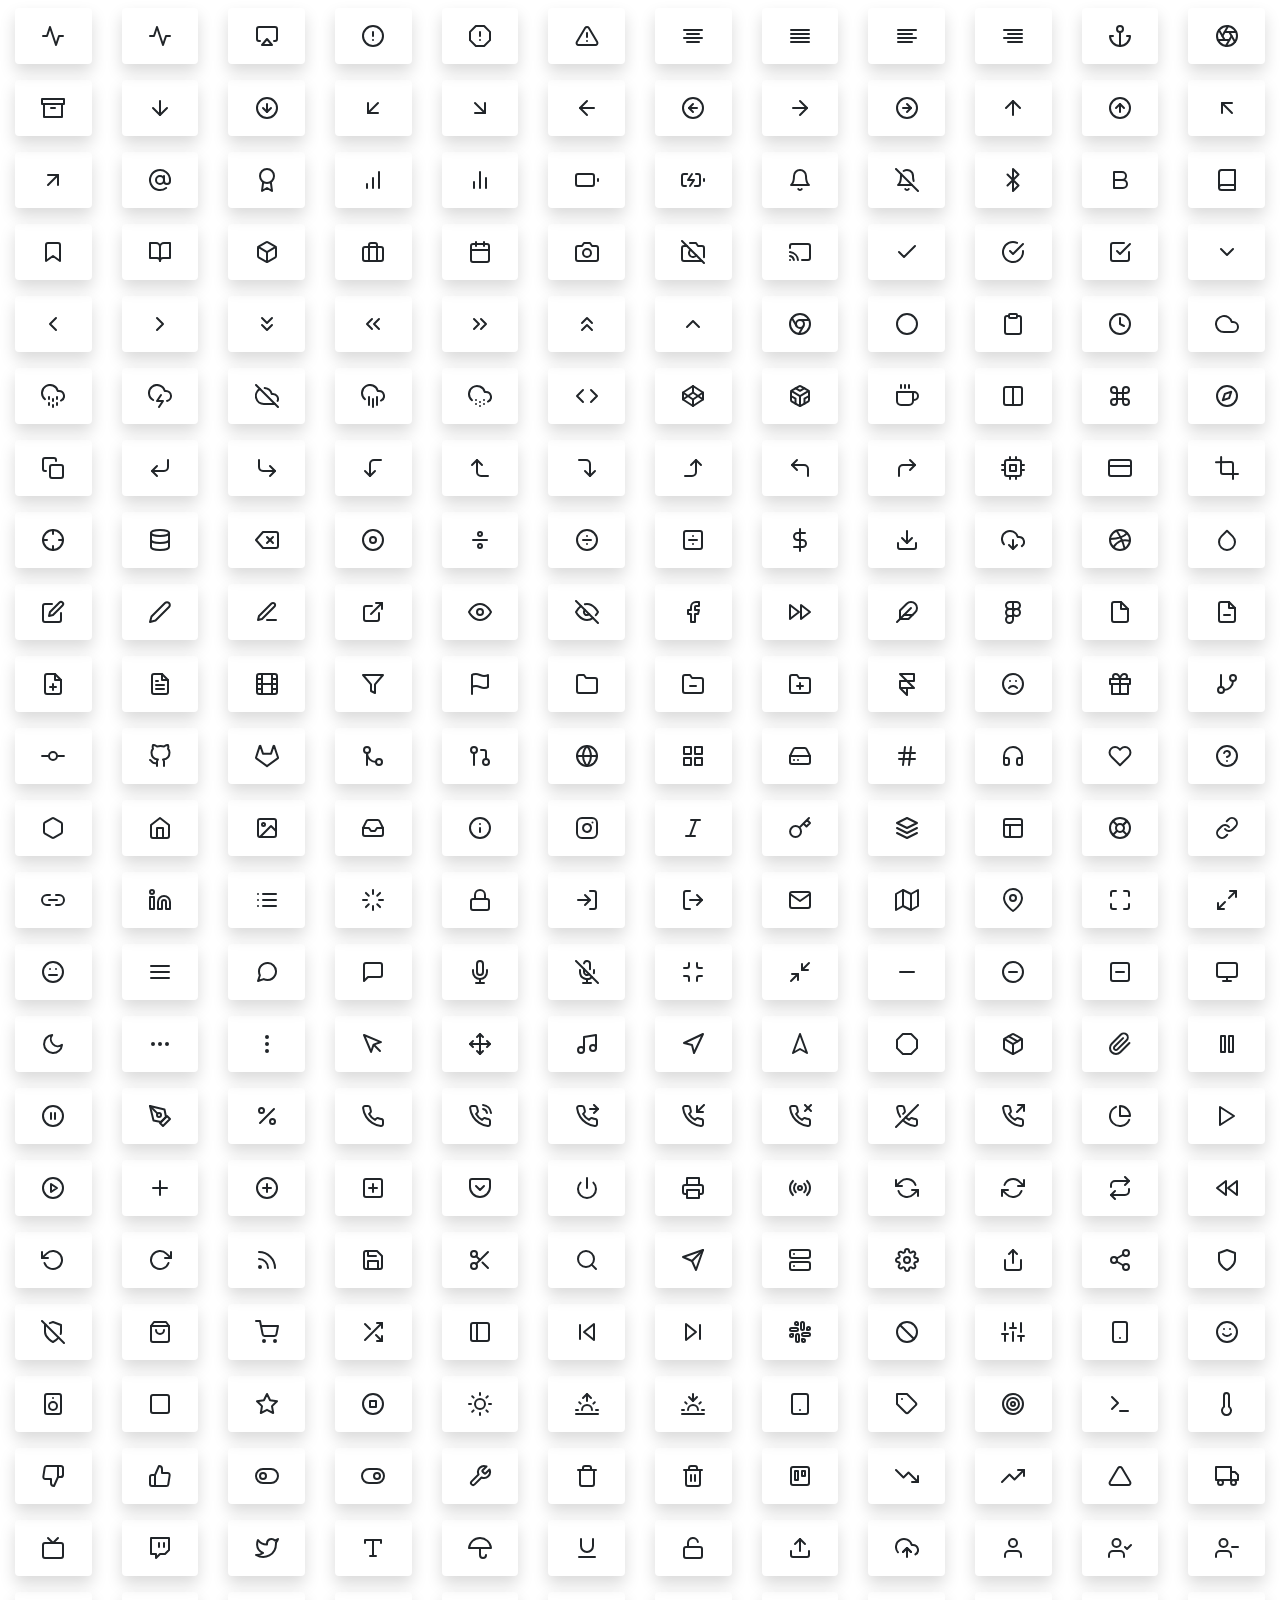
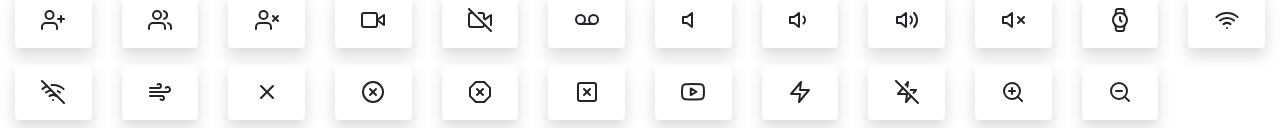
<file: feathericon/index.html>
<!DOCTYPE html>
<html lang="en">
<head>
	<meta charset="UTF-8">
	<title>Feather Icon</title>
	<link rel="stylesheet" type="text/css" href="plugin/bootstrap/css/bootstrap.min.css">
	<link data-react-helmet="true" rel="icon" type="image/png" href="favicon-32x32.png" sizes="32x32"/>
</head>
<body>

<section>
	<div class="container-fluid">
		<div class="row">
			<div class="col-lg-1 col-md-2 col-sm-2 col-3">
				<div class="d-flex justify-content-center my-2 p-3 rounded shadow">
					<i data-feather="activity"></i>
				</div>
			</div>
	
			<div class="col-lg-1 col-md-2 col-sm-2 col-3">
				<div class="d-flex justify-content-center my-2 p-3 rounded shadow">
					<i data-feather="activity"></i>
				</div>
			</div>
	
			<div class="col-lg-1 col-md-2 col-sm-2 col-3">
				<div class="d-flex justify-content-center my-2 p-3 rounded shadow">
					<i data-feather="airplay"></i>
				</div>
			</div>
	
			<div class="col-lg-1 col-md-2 col-sm-2 col-3">
				<div class="d-flex justify-content-center my-2 p-3 rounded shadow">
					<i data-feather="alert-circle"></i>
				</div>
			</div>
	
			<div class="col-lg-1 col-md-2 col-sm-2 col-3">
				<div class="d-flex justify-content-center my-2 p-3 rounded shadow">
					<i data-feather="alert-octagon"></i>
				</div>
			</div>
	
			<div class="col-lg-1 col-md-2 col-sm-2 col-3">
				<div class="d-flex justify-content-center my-2 p-3 rounded shadow">
					<i data-feather="alert-triangle"></i>
				</div>
			</div>
	
			<div class="col-lg-1 col-md-2 col-sm-2 col-3">
				<div class="d-flex justify-content-center my-2 p-3 rounded shadow">
					<i data-feather="align-center"></i>
				</div>
			</div>
	
			<div class="col-lg-1 col-md-2 col-sm-2 col-3">
				<div class="d-flex justify-content-center my-2 p-3 rounded shadow">
					<i data-feather="align-justify"></i>
				</div>
			</div>
	
			<div class="col-lg-1 col-md-2 col-sm-2 col-3">
				<div class="d-flex justify-content-center my-2 p-3 rounded shadow">
					<i data-feather="align-left"></i>
				</div>
			</div>
	
			<div class="col-lg-1 col-md-2 col-sm-2 col-3">
				<div class="d-flex justify-content-center my-2 p-3 rounded shadow">
					<i data-feather="align-right"></i>
				</div>
			</div>
	
			<div class="col-lg-1 col-md-2 col-sm-2 col-3">
				<div class="d-flex justify-content-center my-2 p-3 rounded shadow">
					<i data-feather="anchor"></i>
				</div>
			</div>
	
			<div class="col-lg-1 col-md-2 col-sm-2 col-3">
				<div class="d-flex justify-content-center my-2 p-3 rounded shadow">
					<i data-feather="aperture"></i>
				</div>
			</div>
	
			<div class="col-lg-1 col-md-2 col-sm-2 col-3">
				<div class="d-flex justify-content-center my-2 p-3 rounded shadow">
					<i data-feather="archive"></i>
				</div>
			</div>
	
			<div class="col-lg-1 col-md-2 col-sm-2 col-3">
				<div class="d-flex justify-content-center my-2 p-3 rounded shadow">
					<i data-feather="arrow-down"></i>
				</div>
			</div>
	
			<div class="col-lg-1 col-md-2 col-sm-2 col-3">
				<div class="d-flex justify-content-center my-2 p-3 rounded shadow">
					<i data-feather="arrow-down-circle"></i>
				</div>
			</div>
	
			<div class="col-lg-1 col-md-2 col-sm-2 col-3">
				<div class="d-flex justify-content-center my-2 p-3 rounded shadow">
					<i data-feather="arrow-down-left"></i>
				</div>
			</div>
	
			<div class="col-lg-1 col-md-2 col-sm-2 col-3">
				<div class="d-flex justify-content-center my-2 p-3 rounded shadow">
					<i data-feather="arrow-down-right"></i>
				</div>
			</div>
	
			<div class="col-lg-1 col-md-2 col-sm-2 col-3">
				<div class="d-flex justify-content-center my-2 p-3 rounded shadow">
					<i data-feather="arrow-left"></i>
				</div>
			</div>
	
			<div class="col-lg-1 col-md-2 col-sm-2 col-3">
				<div class="d-flex justify-content-center my-2 p-3 rounded shadow">
					<i data-feather="arrow-left-circle"></i>
				</div>
			</div>
	
			<div class="col-lg-1 col-md-2 col-sm-2 col-3">
				<div class="d-flex justify-content-center my-2 p-3 rounded shadow">
					<i data-feather="arrow-right"></i>
				</div>
			</div>
	
			<div class="col-lg-1 col-md-2 col-sm-2 col-3">
				<div class="d-flex justify-content-center my-2 p-3 rounded shadow">
					<i data-feather="arrow-right-circle"></i>
				</div>
			</div>
	
			<div class="col-lg-1 col-md-2 col-sm-2 col-3">
				<div class="d-flex justify-content-center my-2 p-3 rounded shadow">
					<i data-feather="arrow-up"></i>
				</div>
			</div>
	
			<div class="col-lg-1 col-md-2 col-sm-2 col-3">
				<div class="d-flex justify-content-center my-2 p-3 rounded shadow">
					<i data-feather="arrow-up-circle"></i>
				</div>
			</div>
	
			<div class="col-lg-1 col-md-2 col-sm-2 col-3">
				<div class="d-flex justify-content-center my-2 p-3 rounded shadow">
					<i data-feather="arrow-up-left"></i>
				</div>
			</div>
	
			<div class="col-lg-1 col-md-2 col-sm-2 col-3">
				<div class="d-flex justify-content-center my-2 p-3 rounded shadow">
					<i data-feather="arrow-up-right"></i>
				</div>
			</div>
	
			<div class="col-lg-1 col-md-2 col-sm-2 col-3">
				<div class="d-flex justify-content-center my-2 p-3 rounded shadow">
					<i data-feather="at-sign"></i>
				</div>
			</div>
	
			<div class="col-lg-1 col-md-2 col-sm-2 col-3">
				<div class="d-flex justify-content-center my-2 p-3 rounded shadow">
					<i data-feather="award"></i>
				</div>
			</div>
	
			<div class="col-lg-1 col-md-2 col-sm-2 col-3">
				<div class="d-flex justify-content-center my-2 p-3 rounded shadow">
					<i data-feather="bar-chart"></i>
				</div>
			</div>
	
			<div class="col-lg-1 col-md-2 col-sm-2 col-3">
				<div class="d-flex justify-content-center my-2 p-3 rounded shadow">
					<i data-feather="bar-chart-2"></i>
				</div>
			</div>
	
			<div class="col-lg-1 col-md-2 col-sm-2 col-3">
				<div class="d-flex justify-content-center my-2 p-3 rounded shadow">
					<i data-feather="battery"></i>
				</div>
			</div>
	
			<div class="col-lg-1 col-md-2 col-sm-2 col-3">
				<div class="d-flex justify-content-center my-2 p-3 rounded shadow">
					<i data-feather="battery-charging"></i>
				</div>
			</div>
	
			<div class="col-lg-1 col-md-2 col-sm-2 col-3">
				<div class="d-flex justify-content-center my-2 p-3 rounded shadow">
					<i data-feather="bell"></i>
				</div>
			</div>
	
			<div class="col-lg-1 col-md-2 col-sm-2 col-3">
				<div class="d-flex justify-content-center my-2 p-3 rounded shadow">
					<i data-feather="bell-off"></i>
				</div>
			</div>
	
			<div class="col-lg-1 col-md-2 col-sm-2 col-3">
				<div class="d-flex justify-content-center my-2 p-3 rounded shadow">
					<i data-feather="bluetooth"></i>
				</div>
			</div>
	
			<div class="col-lg-1 col-md-2 col-sm-2 col-3">
				<div class="d-flex justify-content-center my-2 p-3 rounded shadow">
					<i data-feather="bold"></i>
				</div>
			</div>
	
			<div class="col-lg-1 col-md-2 col-sm-2 col-3">
				<div class="d-flex justify-content-center my-2 p-3 rounded shadow">
					<i data-feather="book"></i>
				</div>
			</div>
	
			<div class="col-lg-1 col-md-2 col-sm-2 col-3">
				<div class="d-flex justify-content-center my-2 p-3 rounded shadow">
					<i data-feather="bookmark"></i>
				</div>
			</div>
	
			<div class="col-lg-1 col-md-2 col-sm-2 col-3">
				<div class="d-flex justify-content-center my-2 p-3 rounded shadow">
					<i data-feather="book-open"></i>
				</div>
			</div>
	
			<div class="col-lg-1 col-md-2 col-sm-2 col-3">
				<div class="d-flex justify-content-center my-2 p-3 rounded shadow">
					<i data-feather="box"></i>
				</div>
			</div>
	
			<div class="col-lg-1 col-md-2 col-sm-2 col-3">
				<div class="d-flex justify-content-center my-2 p-3 rounded shadow">
					<i data-feather="briefcase"></i>
				</div>
			</div>
	
			<div class="col-lg-1 col-md-2 col-sm-2 col-3">
				<div class="d-flex justify-content-center my-2 p-3 rounded shadow">
					<i data-feather="calendar"></i>
				</div>
			</div>
	
			<div class="col-lg-1 col-md-2 col-sm-2 col-3">
				<div class="d-flex justify-content-center my-2 p-3 rounded shadow">
					<i data-feather="camera"></i>
				</div>
			</div>
	
			<div class="col-lg-1 col-md-2 col-sm-2 col-3">
				<div class="d-flex justify-content-center my-2 p-3 rounded shadow">
					<i data-feather="camera-off"></i>
				</div>
			</div>
	
			<div class="col-lg-1 col-md-2 col-sm-2 col-3">
				<div class="d-flex justify-content-center my-2 p-3 rounded shadow">
					<i data-feather="cast"></i>
				</div>
			</div>
	
			<div class="col-lg-1 col-md-2 col-sm-2 col-3">
				<div class="d-flex justify-content-center my-2 p-3 rounded shadow">
					<i data-feather="check"></i>
				</div>
			</div>
	
			<div class="col-lg-1 col-md-2 col-sm-2 col-3">
				<div class="d-flex justify-content-center my-2 p-3 rounded shadow">
					<i data-feather="check-circle"></i>
				</div>
			</div>
	
			<div class="col-lg-1 col-md-2 col-sm-2 col-3">
				<div class="d-flex justify-content-center my-2 p-3 rounded shadow">
					<i data-feather="check-square"></i>
				</div>
			</div>
	
			<div class="col-lg-1 col-md-2 col-sm-2 col-3">
				<div class="d-flex justify-content-center my-2 p-3 rounded shadow">
					<i data-feather="chevron-down"></i>
				</div>
			</div>
	
			<div class="col-lg-1 col-md-2 col-sm-2 col-3">
				<div class="d-flex justify-content-center my-2 p-3 rounded shadow">
					<i data-feather="chevron-left"></i>
				</div>
			</div>
	
			<div class="col-lg-1 col-md-2 col-sm-2 col-3">
				<div class="d-flex justify-content-center my-2 p-3 rounded shadow">
					<i data-feather="chevron-right"></i>
				</div>
			</div>
	
			<div class="col-lg-1 col-md-2 col-sm-2 col-3">
				<div class="d-flex justify-content-center my-2 p-3 rounded shadow">
					<i data-feather="chevrons-down"></i>
				</div>
			</div>
	
			<div class="col-lg-1 col-md-2 col-sm-2 col-3">
				<div class="d-flex justify-content-center my-2 p-3 rounded shadow">
					<i data-feather="chevrons-left"></i>
				</div>
			</div>
	
			<div class="col-lg-1 col-md-2 col-sm-2 col-3">
				<div class="d-flex justify-content-center my-2 p-3 rounded shadow">
					<i data-feather="chevrons-right"></i>
				</div>
			</div>
	
			<div class="col-lg-1 col-md-2 col-sm-2 col-3">
				<div class="d-flex justify-content-center my-2 p-3 rounded shadow">
					<i data-feather="chevrons-up"></i>
				</div>
			</div>
	
			<div class="col-lg-1 col-md-2 col-sm-2 col-3">
				<div class="d-flex justify-content-center my-2 p-3 rounded shadow">
					<i data-feather="chevron-up"></i>
				</div>
			</div>
	
			<div class="col-lg-1 col-md-2 col-sm-2 col-3">
				<div class="d-flex justify-content-center my-2 p-3 rounded shadow">
					<i data-feather="chrome"></i>
				</div>
			</div>
	
			<div class="col-lg-1 col-md-2 col-sm-2 col-3">
				<div class="d-flex justify-content-center my-2 p-3 rounded shadow">
					<i data-feather="circle"></i>
				</div>
			</div>
	
			<div class="col-lg-1 col-md-2 col-sm-2 col-3">
				<div class="d-flex justify-content-center my-2 p-3 rounded shadow">
					<i data-feather="clipboard"></i>
				</div>
			</div>
	
			<div class="col-lg-1 col-md-2 col-sm-2 col-3">
				<div class="d-flex justify-content-center my-2 p-3 rounded shadow">
					<i data-feather="clock"></i>
				</div>
			</div>
	
			<div class="col-lg-1 col-md-2 col-sm-2 col-3">
				<div class="d-flex justify-content-center my-2 p-3 rounded shadow">
					<i data-feather="cloud"></i>
				</div>
			</div>
	
			<div class="col-lg-1 col-md-2 col-sm-2 col-3">
				<div class="d-flex justify-content-center my-2 p-3 rounded shadow">
					<i data-feather="cloud-drizzle"></i>
				</div>
			</div>
	
			<div class="col-lg-1 col-md-2 col-sm-2 col-3">
				<div class="d-flex justify-content-center my-2 p-3 rounded shadow">
					<i data-feather="cloud-lightning"></i>
				</div>
			</div>
	
			<div class="col-lg-1 col-md-2 col-sm-2 col-3">
				<div class="d-flex justify-content-center my-2 p-3 rounded shadow">
					<i data-feather="cloud-off"></i>
				</div>
			</div>
	
			<div class="col-lg-1 col-md-2 col-sm-2 col-3">
				<div class="d-flex justify-content-center my-2 p-3 rounded shadow">
					<i data-feather="cloud-rain"></i>
				</div>
			</div>
	
			<div class="col-lg-1 col-md-2 col-sm-2 col-3">
				<div class="d-flex justify-content-center my-2 p-3 rounded shadow">
					<i data-feather="cloud-snow"></i>
				</div>
			</div>
	
			<div class="col-lg-1 col-md-2 col-sm-2 col-3">
				<div class="d-flex justify-content-center my-2 p-3 rounded shadow">
					<i data-feather="code"></i>
				</div>
			</div>
	
			<div class="col-lg-1 col-md-2 col-sm-2 col-3">
				<div class="d-flex justify-content-center my-2 p-3 rounded shadow">
					<i data-feather="codepen"></i>
				</div>
			</div>
	
			<div class="col-lg-1 col-md-2 col-sm-2 col-3">
				<div class="d-flex justify-content-center my-2 p-3 rounded shadow">
					<i data-feather="codesandbox"></i>
				</div>
			</div>
	
			<div class="col-lg-1 col-md-2 col-sm-2 col-3">
				<div class="d-flex justify-content-center my-2 p-3 rounded shadow">
					<i data-feather="coffee"></i>
				</div>
			</div>
	
			<div class="col-lg-1 col-md-2 col-sm-2 col-3">
				<div class="d-flex justify-content-center my-2 p-3 rounded shadow">
					<i data-feather="columns"></i>
				</div>
			</div>
	
			<div class="col-lg-1 col-md-2 col-sm-2 col-3">
				<div class="d-flex justify-content-center my-2 p-3 rounded shadow">
					<i data-feather="command"></i>
				</div>
			</div>
	
			<div class="col-lg-1 col-md-2 col-sm-2 col-3">
				<div class="d-flex justify-content-center my-2 p-3 rounded shadow">
					<i data-feather="compass"></i>
				</div>
			</div>
	
			<div class="col-lg-1 col-md-2 col-sm-2 col-3">
				<div class="d-flex justify-content-center my-2 p-3 rounded shadow">
					<i data-feather="copy"></i>
				</div>
			</div>
	
			<div class="col-lg-1 col-md-2 col-sm-2 col-3">
				<div class="d-flex justify-content-center my-2 p-3 rounded shadow">
					<i data-feather="corner-down-left"></i>
				</div>
			</div>
	
			<div class="col-lg-1 col-md-2 col-sm-2 col-3">
				<div class="d-flex justify-content-center my-2 p-3 rounded shadow">
					<i data-feather="corner-down-right"></i>
				</div>
			</div>
	
			<div class="col-lg-1 col-md-2 col-sm-2 col-3">
				<div class="d-flex justify-content-center my-2 p-3 rounded shadow">
					<i data-feather="corner-left-down"></i>
				</div>
			</div>
	
			<div class="col-lg-1 col-md-2 col-sm-2 col-3">
				<div class="d-flex justify-content-center my-2 p-3 rounded shadow">
					<i data-feather="corner-left-up"></i>
				</div>
			</div>
	
			<div class="col-lg-1 col-md-2 col-sm-2 col-3">
				<div class="d-flex justify-content-center my-2 p-3 rounded shadow">
					<i data-feather="corner-right-down"></i>
				</div>
			</div>
	
			<div class="col-lg-1 col-md-2 col-sm-2 col-3">
				<div class="d-flex justify-content-center my-2 p-3 rounded shadow">
					<i data-feather="corner-right-up"></i>
				</div>
			</div>
	
			<div class="col-lg-1 col-md-2 col-sm-2 col-3">
				<div class="d-flex justify-content-center my-2 p-3 rounded shadow">
					<i data-feather="corner-up-left"></i>
				</div>
			</div>
	
			<div class="col-lg-1 col-md-2 col-sm-2 col-3">
				<div class="d-flex justify-content-center my-2 p-3 rounded shadow">
					<i data-feather="corner-up-right"></i>
				</div>
			</div>
	
			<div class="col-lg-1 col-md-2 col-sm-2 col-3">
				<div class="d-flex justify-content-center my-2 p-3 rounded shadow">
					<i data-feather="cpu"></i>
				</div>
			</div>
	
			<div class="col-lg-1 col-md-2 col-sm-2 col-3">
				<div class="d-flex justify-content-center my-2 p-3 rounded shadow">
					<i data-feather="credit-card"></i>
				</div>
			</div>
	
			<div class="col-lg-1 col-md-2 col-sm-2 col-3">
				<div class="d-flex justify-content-center my-2 p-3 rounded shadow">
					<i data-feather="crop"></i>
				</div>
			</div>
	
			<div class="col-lg-1 col-md-2 col-sm-2 col-3">
				<div class="d-flex justify-content-center my-2 p-3 rounded shadow">
					<i data-feather="crosshair"></i>
				</div>
			</div>
	
			<div class="col-lg-1 col-md-2 col-sm-2 col-3">
				<div class="d-flex justify-content-center my-2 p-3 rounded shadow">
					<i data-feather="database"></i>
				</div>
			</div>
	
			<div class="col-lg-1 col-md-2 col-sm-2 col-3">
				<div class="d-flex justify-content-center my-2 p-3 rounded shadow">
					<i data-feather="delete"></i>
				</div>
			</div>
	
			<div class="col-lg-1 col-md-2 col-sm-2 col-3">
				<div class="d-flex justify-content-center my-2 p-3 rounded shadow">
					<i data-feather="disc"></i>
				</div>
			</div>
	
			<div class="col-lg-1 col-md-2 col-sm-2 col-3">
				<div class="d-flex justify-content-center my-2 p-3 rounded shadow">
					<i data-feather="divide"></i>
				</div>
			</div>
	
			<div class="col-lg-1 col-md-2 col-sm-2 col-3">
				<div class="d-flex justify-content-center my-2 p-3 rounded shadow">
					<i data-feather="divide-circle"></i>
				</div>
			</div>
	
			<div class="col-lg-1 col-md-2 col-sm-2 col-3">
				<div class="d-flex justify-content-center my-2 p-3 rounded shadow">
					<i data-feather="divide-square"></i>
				</div>
			</div>
	
			<div class="col-lg-1 col-md-2 col-sm-2 col-3">
				<div class="d-flex justify-content-center my-2 p-3 rounded shadow">
					<i data-feather="dollar-sign"></i>
				</div>
			</div>
	
			<div class="col-lg-1 col-md-2 col-sm-2 col-3">
				<div class="d-flex justify-content-center my-2 p-3 rounded shadow">
					<i data-feather="download"></i>
				</div>
			</div>
	
			<div class="col-lg-1 col-md-2 col-sm-2 col-3">
				<div class="d-flex justify-content-center my-2 p-3 rounded shadow">
					<i data-feather="download-cloud"></i>
				</div>
			</div>
	
			<div class="col-lg-1 col-md-2 col-sm-2 col-3">
				<div class="d-flex justify-content-center my-2 p-3 rounded shadow">
					<i data-feather="dribbble"></i>
				</div>
			</div>
	
			<div class="col-lg-1 col-md-2 col-sm-2 col-3">
				<div class="d-flex justify-content-center my-2 p-3 rounded shadow">
					<i data-feather="droplet"></i>
				</div>
			</div>
	
			<div class="col-lg-1 col-md-2 col-sm-2 col-3">
				<div class="d-flex justify-content-center my-2 p-3 rounded shadow">
					<i data-feather="edit"></i>
				</div>
			</div>
	
			<div class="col-lg-1 col-md-2 col-sm-2 col-3">
				<div class="d-flex justify-content-center my-2 p-3 rounded shadow">
					<i data-feather="edit-2"></i>
				</div>
			</div>
	
			<div class="col-lg-1 col-md-2 col-sm-2 col-3">
				<div class="d-flex justify-content-center my-2 p-3 rounded shadow">
					<i data-feather="edit-3"></i>
				</div>
			</div>
	
			<div class="col-lg-1 col-md-2 col-sm-2 col-3">
				<div class="d-flex justify-content-center my-2 p-3 rounded shadow">
					<i data-feather="external-link"></i>
				</div>
			</div>
	
			<div class="col-lg-1 col-md-2 col-sm-2 col-3">
				<div class="d-flex justify-content-center my-2 p-3 rounded shadow">
					<i data-feather="eye"></i>
				</div>
			</div>
	
			<div class="col-lg-1 col-md-2 col-sm-2 col-3">
				<div class="d-flex justify-content-center my-2 p-3 rounded shadow">
					<i data-feather="eye-off"></i>
				</div>
			</div>
	
			<div class="col-lg-1 col-md-2 col-sm-2 col-3">
				<div class="d-flex justify-content-center my-2 p-3 rounded shadow">
					<i data-feather="facebook"></i>
				</div>
			</div>
	
			<div class="col-lg-1 col-md-2 col-sm-2 col-3">
				<div class="d-flex justify-content-center my-2 p-3 rounded shadow">
					<i data-feather="fast-forward"></i>
				</div>
			</div>
	
			<div class="col-lg-1 col-md-2 col-sm-2 col-3">
				<div class="d-flex justify-content-center my-2 p-3 rounded shadow">
					<i data-feather="feather"></i>
				</div>
			</div>
	
			<div class="col-lg-1 col-md-2 col-sm-2 col-3">
				<div class="d-flex justify-content-center my-2 p-3 rounded shadow">
					<i data-feather="figma"></i>
				</div>
			</div>
	
			<div class="col-lg-1 col-md-2 col-sm-2 col-3">
				<div class="d-flex justify-content-center my-2 p-3 rounded shadow">
					<i data-feather="file"></i>
				</div>
			</div>
	
			<div class="col-lg-1 col-md-2 col-sm-2 col-3">
				<div class="d-flex justify-content-center my-2 p-3 rounded shadow">
					<i data-feather="file-minus"></i>
				</div>
			</div>
	
			<div class="col-lg-1 col-md-2 col-sm-2 col-3">
				<div class="d-flex justify-content-center my-2 p-3 rounded shadow">
					<i data-feather="file-plus"></i>
				</div>
			</div>
	
			<div class="col-lg-1 col-md-2 col-sm-2 col-3">
				<div class="d-flex justify-content-center my-2 p-3 rounded shadow">
					<i data-feather="file-text"></i>
				</div>
			</div>
	
			<div class="col-lg-1 col-md-2 col-sm-2 col-3">
				<div class="d-flex justify-content-center my-2 p-3 rounded shadow">
					<i data-feather="film"></i>
				</div>
			</div>
	
			<div class="col-lg-1 col-md-2 col-sm-2 col-3">
				<div class="d-flex justify-content-center my-2 p-3 rounded shadow">
					<i data-feather="filter"></i>
				</div>
			</div>
	
			<div class="col-lg-1 col-md-2 col-sm-2 col-3">
				<div class="d-flex justify-content-center my-2 p-3 rounded shadow">
					<i data-feather="flag"></i>
				</div>
			</div>
	
			<div class="col-lg-1 col-md-2 col-sm-2 col-3">
				<div class="d-flex justify-content-center my-2 p-3 rounded shadow">
					<i data-feather="folder"></i>
				</div>
			</div>
	
			<div class="col-lg-1 col-md-2 col-sm-2 col-3">
				<div class="d-flex justify-content-center my-2 p-3 rounded shadow">
					<i data-feather="folder-minus"></i>
				</div>
			</div>
	
			<div class="col-lg-1 col-md-2 col-sm-2 col-3">
				<div class="d-flex justify-content-center my-2 p-3 rounded shadow">
					<i data-feather="folder-plus"></i>
				</div>
			</div>
	
			<div class="col-lg-1 col-md-2 col-sm-2 col-3">
				<div class="d-flex justify-content-center my-2 p-3 rounded shadow">
					<i data-feather="framer"></i>
				</div>
			</div>
	
			<div class="col-lg-1 col-md-2 col-sm-2 col-3">
				<div class="d-flex justify-content-center my-2 p-3 rounded shadow">
					<i data-feather="frown"></i>
				</div>
			</div>
	
			<div class="col-lg-1 col-md-2 col-sm-2 col-3">
				<div class="d-flex justify-content-center my-2 p-3 rounded shadow">
					<i data-feather="gift"></i>
				</div>
			</div>
	
			<div class="col-lg-1 col-md-2 col-sm-2 col-3">
				<div class="d-flex justify-content-center my-2 p-3 rounded shadow">
					<i data-feather="git-branch"></i>
				</div>
			</div>
	
			<div class="col-lg-1 col-md-2 col-sm-2 col-3">
				<div class="d-flex justify-content-center my-2 p-3 rounded shadow">
					<i data-feather="git-commit"></i>
				</div>
			</div>
	
			<div class="col-lg-1 col-md-2 col-sm-2 col-3">
				<div class="d-flex justify-content-center my-2 p-3 rounded shadow">
					<i data-feather="github"></i>
				</div>
			</div>
	
			<div class="col-lg-1 col-md-2 col-sm-2 col-3">
				<div class="d-flex justify-content-center my-2 p-3 rounded shadow">
					<i data-feather="gitlab"></i>
				</div>
			</div>
	
			<div class="col-lg-1 col-md-2 col-sm-2 col-3">
				<div class="d-flex justify-content-center my-2 p-3 rounded shadow">
					<i data-feather="git-merge"></i>
				</div>
			</div>
	
			<div class="col-lg-1 col-md-2 col-sm-2 col-3">
				<div class="d-flex justify-content-center my-2 p-3 rounded shadow">
					<i data-feather="git-pull-request"></i>
				</div>
			</div>
	
			<div class="col-lg-1 col-md-2 col-sm-2 col-3">
				<div class="d-flex justify-content-center my-2 p-3 rounded shadow">
					<i data-feather="globe"></i>
				</div>
			</div>
	
			<div class="col-lg-1 col-md-2 col-sm-2 col-3">
				<div class="d-flex justify-content-center my-2 p-3 rounded shadow">
					<i data-feather="grid"></i>
				</div>
			</div>
	
			<div class="col-lg-1 col-md-2 col-sm-2 col-3">
				<div class="d-flex justify-content-center my-2 p-3 rounded shadow">
					<i data-feather="hard-drive"></i>
				</div>
			</div>
	
			<div class="col-lg-1 col-md-2 col-sm-2 col-3">
				<div class="d-flex justify-content-center my-2 p-3 rounded shadow">
					<i data-feather="hash"></i>
				</div>
			</div>
	
			<div class="col-lg-1 col-md-2 col-sm-2 col-3">
				<div class="d-flex justify-content-center my-2 p-3 rounded shadow">
					<i data-feather="headphones"></i>
				</div>
			</div>
	
			<div class="col-lg-1 col-md-2 col-sm-2 col-3">
				<div class="d-flex justify-content-center my-2 p-3 rounded shadow">
					<i data-feather="heart"></i>
				</div>
			</div>
	
			<div class="col-lg-1 col-md-2 col-sm-2 col-3">
				<div class="d-flex justify-content-center my-2 p-3 rounded shadow">
					<i data-feather="help-circle"></i>
				</div>
			</div>
	
			<div class="col-lg-1 col-md-2 col-sm-2 col-3">
				<div class="d-flex justify-content-center my-2 p-3 rounded shadow">
					<i data-feather="hexagon"></i>
				</div>
			</div>
	
			<div class="col-lg-1 col-md-2 col-sm-2 col-3">
				<div class="d-flex justify-content-center my-2 p-3 rounded shadow">
					<i data-feather="home"></i>
				</div>
			</div>
	
			<div class="col-lg-1 col-md-2 col-sm-2 col-3">
				<div class="d-flex justify-content-center my-2 p-3 rounded shadow">
					<i data-feather="image"></i>
				</div>
			</div>
	
			<div class="col-lg-1 col-md-2 col-sm-2 col-3">
				<div class="d-flex justify-content-center my-2 p-3 rounded shadow">
					<i data-feather="inbox"></i>
				</div>
			</div>
	
			<div class="col-lg-1 col-md-2 col-sm-2 col-3">
				<div class="d-flex justify-content-center my-2 p-3 rounded shadow">
					<i data-feather="info"></i>
				</div>
			</div>
	
			<div class="col-lg-1 col-md-2 col-sm-2 col-3">
				<div class="d-flex justify-content-center my-2 p-3 rounded shadow">
					<i data-feather="instagram"></i>
				</div>
			</div>
	
			<div class="col-lg-1 col-md-2 col-sm-2 col-3">
				<div class="d-flex justify-content-center my-2 p-3 rounded shadow">
					<i data-feather="italic"></i>
				</div>
			</div>
	
			<div class="col-lg-1 col-md-2 col-sm-2 col-3">
				<div class="d-flex justify-content-center my-2 p-3 rounded shadow">
					<i data-feather="key"></i>
				</div>
			</div>
	
			<div class="col-lg-1 col-md-2 col-sm-2 col-3">
				<div class="d-flex justify-content-center my-2 p-3 rounded shadow">
					<i data-feather="layers"></i>
				</div>
			</div>
	
			<div class="col-lg-1 col-md-2 col-sm-2 col-3">
				<div class="d-flex justify-content-center my-2 p-3 rounded shadow">
					<i data-feather="layout"></i>
				</div>
			</div>
	
			<div class="col-lg-1 col-md-2 col-sm-2 col-3">
				<div class="d-flex justify-content-center my-2 p-3 rounded shadow">
					<i data-feather="life-buoy"></i>
				</div>
			</div>
	
			<div class="col-lg-1 col-md-2 col-sm-2 col-3">
				<div class="d-flex justify-content-center my-2 p-3 rounded shadow">
					<i data-feather="link"></i>
				</div>
			</div>
	
			<div class="col-lg-1 col-md-2 col-sm-2 col-3">
				<div class="d-flex justify-content-center my-2 p-3 rounded shadow">
					<i data-feather="link-2"></i>
				</div>
			</div>
	
			<div class="col-lg-1 col-md-2 col-sm-2 col-3">
				<div class="d-flex justify-content-center my-2 p-3 rounded shadow">
					<i data-feather="linkedin"></i>
				</div>
			</div>
	
			<div class="col-lg-1 col-md-2 col-sm-2 col-3">
				<div class="d-flex justify-content-center my-2 p-3 rounded shadow">
					<i data-feather="list"></i>
				</div>
			</div>
	
			<div class="col-lg-1 col-md-2 col-sm-2 col-3">
				<div class="d-flex justify-content-center my-2 p-3 rounded shadow">
					<i data-feather="loader"></i>
				</div>
			</div>
	
			<div class="col-lg-1 col-md-2 col-sm-2 col-3">
				<div class="d-flex justify-content-center my-2 p-3 rounded shadow">
					<i data-feather="lock"></i>
				</div>
			</div>
	
			<div class="col-lg-1 col-md-2 col-sm-2 col-3">
				<div class="d-flex justify-content-center my-2 p-3 rounded shadow">
					<i data-feather="log-in"></i>
				</div>
			</div>
	
			<div class="col-lg-1 col-md-2 col-sm-2 col-3">
				<div class="d-flex justify-content-center my-2 p-3 rounded shadow">
					<i data-feather="log-out"></i>
				</div>
			</div>
	
			<div class="col-lg-1 col-md-2 col-sm-2 col-3">
				<div class="d-flex justify-content-center my-2 p-3 rounded shadow">
					<i data-feather="mail"></i>
				</div>
			</div>
	
			<div class="col-lg-1 col-md-2 col-sm-2 col-3">
				<div class="d-flex justify-content-center my-2 p-3 rounded shadow">
					<i data-feather="map"></i>
				</div>
			</div>
	
			<div class="col-lg-1 col-md-2 col-sm-2 col-3">
				<div class="d-flex justify-content-center my-2 p-3 rounded shadow">
					<i data-feather="map-pin"></i>
				</div>
			</div>
	
			<div class="col-lg-1 col-md-2 col-sm-2 col-3">
				<div class="d-flex justify-content-center my-2 p-3 rounded shadow">
					<i data-feather="maximize"></i>
				</div>
			</div>
	
			<div class="col-lg-1 col-md-2 col-sm-2 col-3">
				<div class="d-flex justify-content-center my-2 p-3 rounded shadow">
					<i data-feather="maximize-2"></i>
				</div>
			</div>
	
			<div class="col-lg-1 col-md-2 col-sm-2 col-3">
				<div class="d-flex justify-content-center my-2 p-3 rounded shadow">
					<i data-feather="meh"></i>
				</div>
			</div>
	
			<div class="col-lg-1 col-md-2 col-sm-2 col-3">
				<div class="d-flex justify-content-center my-2 p-3 rounded shadow">
					<i data-feather="menu"></i>
				</div>
			</div>
	
			<div class="col-lg-1 col-md-2 col-sm-2 col-3">
				<div class="d-flex justify-content-center my-2 p-3 rounded shadow">
					<i data-feather="message-circle"></i>
				</div>
			</div>
	
			<div class="col-lg-1 col-md-2 col-sm-2 col-3">
				<div class="d-flex justify-content-center my-2 p-3 rounded shadow">
					<i data-feather="message-square"></i>
				</div>
			</div>
	
			<div class="col-lg-1 col-md-2 col-sm-2 col-3">
				<div class="d-flex justify-content-center my-2 p-3 rounded shadow">
					<i data-feather="mic"></i>
				</div>
			</div>
	
			<div class="col-lg-1 col-md-2 col-sm-2 col-3">
				<div class="d-flex justify-content-center my-2 p-3 rounded shadow">
					<i data-feather="mic-off"></i>
				</div>
			</div>
	
			<div class="col-lg-1 col-md-2 col-sm-2 col-3">
				<div class="d-flex justify-content-center my-2 p-3 rounded shadow">
					<i data-feather="minimize"></i>
				</div>
			</div>
	
			<div class="col-lg-1 col-md-2 col-sm-2 col-3">
				<div class="d-flex justify-content-center my-2 p-3 rounded shadow">
					<i data-feather="minimize-2"></i>
				</div>
			</div>
	
			<div class="col-lg-1 col-md-2 col-sm-2 col-3">
				<div class="d-flex justify-content-center my-2 p-3 rounded shadow">
					<i data-feather="minus"></i>
				</div>
			</div>
	
			<div class="col-lg-1 col-md-2 col-sm-2 col-3">
				<div class="d-flex justify-content-center my-2 p-3 rounded shadow">
					<i data-feather="minus-circle"></i>
				</div>
			</div>
	
			<div class="col-lg-1 col-md-2 col-sm-2 col-3">
				<div class="d-flex justify-content-center my-2 p-3 rounded shadow">
					<i data-feather="minus-square"></i>
				</div>
			</div>
	
			<div class="col-lg-1 col-md-2 col-sm-2 col-3">
				<div class="d-flex justify-content-center my-2 p-3 rounded shadow">
					<i data-feather="monitor"></i>
				</div>
			</div>
	
			<div class="col-lg-1 col-md-2 col-sm-2 col-3">
				<div class="d-flex justify-content-center my-2 p-3 rounded shadow">
					<i data-feather="moon"></i>
				</div>
			</div>
	
			<div class="col-lg-1 col-md-2 col-sm-2 col-3">
				<div class="d-flex justify-content-center my-2 p-3 rounded shadow">
					<i data-feather="more-horizontal"></i>
				</div>
			</div>
	
			<div class="col-lg-1 col-md-2 col-sm-2 col-3">
				<div class="d-flex justify-content-center my-2 p-3 rounded shadow">
					<i data-feather="more-vertical"></i>
				</div>
			</div>
	
			<div class="col-lg-1 col-md-2 col-sm-2 col-3">
				<div class="d-flex justify-content-center my-2 p-3 rounded shadow">
					<i data-feather="mouse-pointer"></i>
				</div>
			</div>
	
			<div class="col-lg-1 col-md-2 col-sm-2 col-3">
				<div class="d-flex justify-content-center my-2 p-3 rounded shadow">
					<i data-feather="move"></i>
				</div>
			</div>
	
			<div class="col-lg-1 col-md-2 col-sm-2 col-3">
				<div class="d-flex justify-content-center my-2 p-3 rounded shadow">
					<i data-feather="music"></i>
				</div>
			</div>
	
			<div class="col-lg-1 col-md-2 col-sm-2 col-3">
				<div class="d-flex justify-content-center my-2 p-3 rounded shadow">
					<i data-feather="navigation"></i>
				</div>
			</div>
	
			<div class="col-lg-1 col-md-2 col-sm-2 col-3">
				<div class="d-flex justify-content-center my-2 p-3 rounded shadow">
					<i data-feather="navigation-2"></i>
				</div>
			</div>
	
			<div class="col-lg-1 col-md-2 col-sm-2 col-3">
				<div class="d-flex justify-content-center my-2 p-3 rounded shadow">
					<i data-feather="octagon"></i>
				</div>
			</div>
	
			<div class="col-lg-1 col-md-2 col-sm-2 col-3">
				<div class="d-flex justify-content-center my-2 p-3 rounded shadow">
					<i data-feather="package"></i>
				</div>
			</div>
	
			<div class="col-lg-1 col-md-2 col-sm-2 col-3">
				<div class="d-flex justify-content-center my-2 p-3 rounded shadow">
					<i data-feather="paperclip"></i>
				</div>
			</div>
	
			<div class="col-lg-1 col-md-2 col-sm-2 col-3">
				<div class="d-flex justify-content-center my-2 p-3 rounded shadow">
					<i data-feather="pause"></i>
				</div>
			</div>
	
			<div class="col-lg-1 col-md-2 col-sm-2 col-3">
				<div class="d-flex justify-content-center my-2 p-3 rounded shadow">
					<i data-feather="pause-circle"></i>
				</div>
			</div>
	
			<div class="col-lg-1 col-md-2 col-sm-2 col-3">
				<div class="d-flex justify-content-center my-2 p-3 rounded shadow">
					<i data-feather="pen-tool"></i>
				</div>
			</div>
	
			<div class="col-lg-1 col-md-2 col-sm-2 col-3">
				<div class="d-flex justify-content-center my-2 p-3 rounded shadow">
					<i data-feather="percent"></i>
				</div>
			</div>
	
			<div class="col-lg-1 col-md-2 col-sm-2 col-3">
				<div class="d-flex justify-content-center my-2 p-3 rounded shadow">
					<i data-feather="phone"></i>
				</div>
			</div>
	
			<div class="col-lg-1 col-md-2 col-sm-2 col-3">
				<div class="d-flex justify-content-center my-2 p-3 rounded shadow">
					<i data-feather="phone-call"></i>
				</div>
			</div>
	
			<div class="col-lg-1 col-md-2 col-sm-2 col-3">
				<div class="d-flex justify-content-center my-2 p-3 rounded shadow">
					<i data-feather="phone-forwarded"></i>
				</div>
			</div>
	
			<div class="col-lg-1 col-md-2 col-sm-2 col-3">
				<div class="d-flex justify-content-center my-2 p-3 rounded shadow">
					<i data-feather="phone-incoming"></i>
				</div>
			</div>
	
			<div class="col-lg-1 col-md-2 col-sm-2 col-3">
				<div class="d-flex justify-content-center my-2 p-3 rounded shadow">
					<i data-feather="phone-missed"></i>
				</div>
			</div>
	
			<div class="col-lg-1 col-md-2 col-sm-2 col-3">
				<div class="d-flex justify-content-center my-2 p-3 rounded shadow">
					<i data-feather="phone-off"></i>
				</div>
			</div>
	
			<div class="col-lg-1 col-md-2 col-sm-2 col-3">
				<div class="d-flex justify-content-center my-2 p-3 rounded shadow">
					<i data-feather="phone-outgoing"></i>
				</div>
			</div>
	
			<div class="col-lg-1 col-md-2 col-sm-2 col-3">
				<div class="d-flex justify-content-center my-2 p-3 rounded shadow">
					<i data-feather="pie-chart"></i>
				</div>
			</div>
	
			<div class="col-lg-1 col-md-2 col-sm-2 col-3">
				<div class="d-flex justify-content-center my-2 p-3 rounded shadow">
					<i data-feather="play"></i>
				</div>
			</div>
	
			<div class="col-lg-1 col-md-2 col-sm-2 col-3">
				<div class="d-flex justify-content-center my-2 p-3 rounded shadow">
					<i data-feather="play-circle"></i>
				</div>
			</div>
	
			<div class="col-lg-1 col-md-2 col-sm-2 col-3">
				<div class="d-flex justify-content-center my-2 p-3 rounded shadow">
					<i data-feather="plus"></i>
				</div>
			</div>
	
			<div class="col-lg-1 col-md-2 col-sm-2 col-3">
				<div class="d-flex justify-content-center my-2 p-3 rounded shadow">
					<i data-feather="plus-circle"></i>
				</div>
			</div>
	
			<div class="col-lg-1 col-md-2 col-sm-2 col-3">
				<div class="d-flex justify-content-center my-2 p-3 rounded shadow">
					<i data-feather="plus-square"></i>
				</div>
			</div>
	
			<div class="col-lg-1 col-md-2 col-sm-2 col-3">
				<div class="d-flex justify-content-center my-2 p-3 rounded shadow">
					<i data-feather="pocket"></i>
				</div>
			</div>
	
			<div class="col-lg-1 col-md-2 col-sm-2 col-3">
				<div class="d-flex justify-content-center my-2 p-3 rounded shadow">
					<i data-feather="power"></i>
				</div>
			</div>
	
			<div class="col-lg-1 col-md-2 col-sm-2 col-3">
				<div class="d-flex justify-content-center my-2 p-3 rounded shadow">
					<i data-feather="printer"></i>
				</div>
			</div>
	
			<div class="col-lg-1 col-md-2 col-sm-2 col-3">
				<div class="d-flex justify-content-center my-2 p-3 rounded shadow">
					<i data-feather="radio"></i>
				</div>
			</div>
	
			<div class="col-lg-1 col-md-2 col-sm-2 col-3">
				<div class="d-flex justify-content-center my-2 p-3 rounded shadow">
					<i data-feather="refresh-ccw"></i>
				</div>
			</div>
	
			<div class="col-lg-1 col-md-2 col-sm-2 col-3">
				<div class="d-flex justify-content-center my-2 p-3 rounded shadow">
					<i data-feather="refresh-cw"></i>
				</div>
			</div>
	
			<div class="col-lg-1 col-md-2 col-sm-2 col-3">
				<div class="d-flex justify-content-center my-2 p-3 rounded shadow">
					<i data-feather="repeat"></i>
				</div>
			</div>
	
			<div class="col-lg-1 col-md-2 col-sm-2 col-3">
				<div class="d-flex justify-content-center my-2 p-3 rounded shadow">
					<i data-feather="rewind"></i>
				</div>
			</div>
	
			<div class="col-lg-1 col-md-2 col-sm-2 col-3">
				<div class="d-flex justify-content-center my-2 p-3 rounded shadow">
					<i data-feather="rotate-ccw"></i>
				</div>
			</div>
	
			<div class="col-lg-1 col-md-2 col-sm-2 col-3">
				<div class="d-flex justify-content-center my-2 p-3 rounded shadow">
					<i data-feather="rotate-cw"></i>
				</div>
			</div>
	
			<div class="col-lg-1 col-md-2 col-sm-2 col-3">
				<div class="d-flex justify-content-center my-2 p-3 rounded shadow">
					<i data-feather="rss"></i>
				</div>
			</div>
	
			<div class="col-lg-1 col-md-2 col-sm-2 col-3">
				<div class="d-flex justify-content-center my-2 p-3 rounded shadow">
					<i data-feather="save"></i>
				</div>
			</div>
	
			<div class="col-lg-1 col-md-2 col-sm-2 col-3">
				<div class="d-flex justify-content-center my-2 p-3 rounded shadow">
					<i data-feather="scissors"></i>
				</div>
			</div>
	
			<div class="col-lg-1 col-md-2 col-sm-2 col-3">
				<div class="d-flex justify-content-center my-2 p-3 rounded shadow">
					<i data-feather="search"></i>
				</div>
			</div>
	
			<div class="col-lg-1 col-md-2 col-sm-2 col-3">
				<div class="d-flex justify-content-center my-2 p-3 rounded shadow">
					<i data-feather="send"></i>
				</div>
			</div>
	
			<div class="col-lg-1 col-md-2 col-sm-2 col-3">
				<div class="d-flex justify-content-center my-2 p-3 rounded shadow">
					<i data-feather="server"></i>
				</div>
			</div>
	
			<div class="col-lg-1 col-md-2 col-sm-2 col-3">
				<div class="d-flex justify-content-center my-2 p-3 rounded shadow">
					<i data-feather="settings"></i>
				</div>
			</div>
	
			<div class="col-lg-1 col-md-2 col-sm-2 col-3">
				<div class="d-flex justify-content-center my-2 p-3 rounded shadow">
					<i data-feather="share"></i>
				</div>
			</div>
	
			<div class="col-lg-1 col-md-2 col-sm-2 col-3">
				<div class="d-flex justify-content-center my-2 p-3 rounded shadow">
					<i data-feather="share-2"></i>
				</div>
			</div>
	
			<div class="col-lg-1 col-md-2 col-sm-2 col-3">
				<div class="d-flex justify-content-center my-2 p-3 rounded shadow">
					<i data-feather="shield"></i>
				</div>
			</div>
	
			<div class="col-lg-1 col-md-2 col-sm-2 col-3">
				<div class="d-flex justify-content-center my-2 p-3 rounded shadow">
					<i data-feather="shield-off"></i>
				</div>
			</div>
	
			<div class="col-lg-1 col-md-2 col-sm-2 col-3">
				<div class="d-flex justify-content-center my-2 p-3 rounded shadow">
					<i data-feather="shopping-bag"></i>
				</div>
			</div>
	
			<div class="col-lg-1 col-md-2 col-sm-2 col-3">
				<div class="d-flex justify-content-center my-2 p-3 rounded shadow">
					<i data-feather="shopping-cart"></i>
				</div>
			</div>
	
			<div class="col-lg-1 col-md-2 col-sm-2 col-3">
				<div class="d-flex justify-content-center my-2 p-3 rounded shadow">
					<i data-feather="shuffle"></i>
				</div>
			</div>
	
			<div class="col-lg-1 col-md-2 col-sm-2 col-3">
				<div class="d-flex justify-content-center my-2 p-3 rounded shadow">
					<i data-feather="sidebar"></i>
				</div>
			</div>
	
			<div class="col-lg-1 col-md-2 col-sm-2 col-3">
				<div class="d-flex justify-content-center my-2 p-3 rounded shadow">
					<i data-feather="skip-back"></i>
				</div>
			</div>
	
			<div class="col-lg-1 col-md-2 col-sm-2 col-3">
				<div class="d-flex justify-content-center my-2 p-3 rounded shadow">
					<i data-feather="skip-forward"></i>
				</div>
			</div>
	
			<div class="col-lg-1 col-md-2 col-sm-2 col-3">
				<div class="d-flex justify-content-center my-2 p-3 rounded shadow">
					<i data-feather="slack"></i>
				</div>
			</div>
	
			<div class="col-lg-1 col-md-2 col-sm-2 col-3">
				<div class="d-flex justify-content-center my-2 p-3 rounded shadow">
					<i data-feather="slash"></i>
				</div>
			</div>
	
			<div class="col-lg-1 col-md-2 col-sm-2 col-3">
				<div class="d-flex justify-content-center my-2 p-3 rounded shadow">
					<i data-feather="sliders"></i>
				</div>
			</div>
	
			<div class="col-lg-1 col-md-2 col-sm-2 col-3">
				<div class="d-flex justify-content-center my-2 p-3 rounded shadow">
					<i data-feather="smartphone"></i>
				</div>
			</div>
	
			<div class="col-lg-1 col-md-2 col-sm-2 col-3">
				<div class="d-flex justify-content-center my-2 p-3 rounded shadow">
					<i data-feather="smile"></i>
				</div>
			</div>
	
			<div class="col-lg-1 col-md-2 col-sm-2 col-3">
				<div class="d-flex justify-content-center my-2 p-3 rounded shadow">
					<i data-feather="speaker"></i>
				</div>
			</div>
	
			<div class="col-lg-1 col-md-2 col-sm-2 col-3">
				<div class="d-flex justify-content-center my-2 p-3 rounded shadow">
					<i data-feather="square"></i>
				</div>
			</div>
	
			<div class="col-lg-1 col-md-2 col-sm-2 col-3">
				<div class="d-flex justify-content-center my-2 p-3 rounded shadow">
					<i data-feather="star"></i>
				</div>
			</div>
	
			<div class="col-lg-1 col-md-2 col-sm-2 col-3">
				<div class="d-flex justify-content-center my-2 p-3 rounded shadow">
					<i data-feather="stop-circle"></i>
				</div>
			</div>
	
			<div class="col-lg-1 col-md-2 col-sm-2 col-3">
				<div class="d-flex justify-content-center my-2 p-3 rounded shadow">
					<i data-feather="sun"></i>
				</div>
			</div>
	
			<div class="col-lg-1 col-md-2 col-sm-2 col-3">
				<div class="d-flex justify-content-center my-2 p-3 rounded shadow">
					<i data-feather="sunrise"></i>
				</div>
			</div>
	
			<div class="col-lg-1 col-md-2 col-sm-2 col-3">
				<div class="d-flex justify-content-center my-2 p-3 rounded shadow">
					<i data-feather="sunset"></i>
				</div>
			</div>
	
			<div class="col-lg-1 col-md-2 col-sm-2 col-3">
				<div class="d-flex justify-content-center my-2 p-3 rounded shadow">
					<i data-feather="tablet"></i>
				</div>
			</div>
	
			<div class="col-lg-1 col-md-2 col-sm-2 col-3">
				<div class="d-flex justify-content-center my-2 p-3 rounded shadow">
					<i data-feather="tag"></i>
				</div>
			</div>
	
			<div class="col-lg-1 col-md-2 col-sm-2 col-3">
				<div class="d-flex justify-content-center my-2 p-3 rounded shadow">
					<i data-feather="target"></i>
				</div>
			</div>
	
			<div class="col-lg-1 col-md-2 col-sm-2 col-3">
				<div class="d-flex justify-content-center my-2 p-3 rounded shadow">
					<i data-feather="terminal"></i>
				</div>
			</div>
	
			<div class="col-lg-1 col-md-2 col-sm-2 col-3">
				<div class="d-flex justify-content-center my-2 p-3 rounded shadow">
					<i data-feather="thermometer"></i>
				</div>
			</div>
	
			<div class="col-lg-1 col-md-2 col-sm-2 col-3">
				<div class="d-flex justify-content-center my-2 p-3 rounded shadow">
					<i data-feather="thumbs-down"></i>
				</div>
			</div>
	
			<div class="col-lg-1 col-md-2 col-sm-2 col-3">
				<div class="d-flex justify-content-center my-2 p-3 rounded shadow">
					<i data-feather="thumbs-up"></i>
				</div>
			</div>
	
			<div class="col-lg-1 col-md-2 col-sm-2 col-3">
				<div class="d-flex justify-content-center my-2 p-3 rounded shadow">
					<i data-feather="toggle-left"></i>
				</div>
			</div>
	
			<div class="col-lg-1 col-md-2 col-sm-2 col-3">
				<div class="d-flex justify-content-center my-2 p-3 rounded shadow">
					<i data-feather="toggle-right"></i>
				</div>
			</div>
	
			<div class="col-lg-1 col-md-2 col-sm-2 col-3">
				<div class="d-flex justify-content-center my-2 p-3 rounded shadow">
					<i data-feather="tool"></i>
				</div>
			</div>
	
			<div class="col-lg-1 col-md-2 col-sm-2 col-3">
				<div class="d-flex justify-content-center my-2 p-3 rounded shadow">
					<i data-feather="trash"></i>
				</div>
			</div>
	
			<div class="col-lg-1 col-md-2 col-sm-2 col-3">
				<div class="d-flex justify-content-center my-2 p-3 rounded shadow">
					<i data-feather="trash-2"></i>
				</div>
			</div>
	
			<div class="col-lg-1 col-md-2 col-sm-2 col-3">
				<div class="d-flex justify-content-center my-2 p-3 rounded shadow">
					<i data-feather="trello"></i>
				</div>
			</div>
	
			<div class="col-lg-1 col-md-2 col-sm-2 col-3">
				<div class="d-flex justify-content-center my-2 p-3 rounded shadow">
					<i data-feather="trending-down"></i>
				</div>
			</div>
	
			<div class="col-lg-1 col-md-2 col-sm-2 col-3">
				<div class="d-flex justify-content-center my-2 p-3 rounded shadow">
					<i data-feather="trending-up"></i>
				</div>
			</div>
	
			<div class="col-lg-1 col-md-2 col-sm-2 col-3">
				<div class="d-flex justify-content-center my-2 p-3 rounded shadow">
					<i data-feather="triangle"></i>
				</div>
			</div>
	
			<div class="col-lg-1 col-md-2 col-sm-2 col-3">
				<div class="d-flex justify-content-center my-2 p-3 rounded shadow">
					<i data-feather="truck"></i>
				</div>
			</div>
	
			<div class="col-lg-1 col-md-2 col-sm-2 col-3">
				<div class="d-flex justify-content-center my-2 p-3 rounded shadow">
					<i data-feather="tv"></i>
				</div>
			</div>
	
			<div class="col-lg-1 col-md-2 col-sm-2 col-3">
				<div class="d-flex justify-content-center my-2 p-3 rounded shadow">
					<i data-feather="twitch"></i>
				</div>
			</div>
	
			<div class="col-lg-1 col-md-2 col-sm-2 col-3">
				<div class="d-flex justify-content-center my-2 p-3 rounded shadow">
					<i data-feather="twitter"></i>
				</div>
			</div>
	
			<div class="col-lg-1 col-md-2 col-sm-2 col-3">
				<div class="d-flex justify-content-center my-2 p-3 rounded shadow">
					<i data-feather="type"></i>
				</div>
			</div>
	
			<div class="col-lg-1 col-md-2 col-sm-2 col-3">
				<div class="d-flex justify-content-center my-2 p-3 rounded shadow">
					<i data-feather="umbrella"></i>
				</div>
			</div>
	
			<div class="col-lg-1 col-md-2 col-sm-2 col-3">
				<div class="d-flex justify-content-center my-2 p-3 rounded shadow">
					<i data-feather="underline"></i>
				</div>
			</div>
	
			<div class="col-lg-1 col-md-2 col-sm-2 col-3">
				<div class="d-flex justify-content-center my-2 p-3 rounded shadow">
					<i data-feather="unlock"></i>
				</div>
			</div>
	
			<div class="col-lg-1 col-md-2 col-sm-2 col-3">
				<div class="d-flex justify-content-center my-2 p-3 rounded shadow">
					<i data-feather="upload"></i>
				</div>
			</div>
	
			<div class="col-lg-1 col-md-2 col-sm-2 col-3">
				<div class="d-flex justify-content-center my-2 p-3 rounded shadow">
					<i data-feather="upload-cloud"></i>
				</div>
			</div>
	
			<div class="col-lg-1 col-md-2 col-sm-2 col-3">
				<div class="d-flex justify-content-center my-2 p-3 rounded shadow">
					<i data-feather="user"></i>
				</div>
			</div>
	
			<div class="col-lg-1 col-md-2 col-sm-2 col-3">
				<div class="d-flex justify-content-center my-2 p-3 rounded shadow">
					<i data-feather="user-check"></i>
				</div>
			</div>
	
			<div class="col-lg-1 col-md-2 col-sm-2 col-3">
				<div class="d-flex justify-content-center my-2 p-3 rounded shadow">
					<i data-feather="user-minus"></i>
				</div>
			</div>
	
			<div class="col-lg-1 col-md-2 col-sm-2 col-3">
				<div class="d-flex justify-content-center my-2 p-3 rounded shadow">
					<i data-feather="user-plus"></i>
				</div>
			</div>
	
			<div class="col-lg-1 col-md-2 col-sm-2 col-3">
				<div class="d-flex justify-content-center my-2 p-3 rounded shadow">
					<i data-feather="users"></i>
				</div>
			</div>
	
			<div class="col-lg-1 col-md-2 col-sm-2 col-3">
				<div class="d-flex justify-content-center my-2 p-3 rounded shadow">
					<i data-feather="user-x"></i>
				</div>
			</div>
	
			<div class="col-lg-1 col-md-2 col-sm-2 col-3">
				<div class="d-flex justify-content-center my-2 p-3 rounded shadow">
					<i data-feather="video"></i>
				</div>
			</div>
	
			<div class="col-lg-1 col-md-2 col-sm-2 col-3">
				<div class="d-flex justify-content-center my-2 p-3 rounded shadow">
					<i data-feather="video-off"></i>
				</div>
			</div>
	
			<div class="col-lg-1 col-md-2 col-sm-2 col-3">
				<div class="d-flex justify-content-center my-2 p-3 rounded shadow">
					<i data-feather="voicemail"></i>
				</div>
			</div>
	
			<div class="col-lg-1 col-md-2 col-sm-2 col-3">
				<div class="d-flex justify-content-center my-2 p-3 rounded shadow">
					<i data-feather="volume"></i>
				</div>
			</div>
	
			<div class="col-lg-1 col-md-2 col-sm-2 col-3">
				<div class="d-flex justify-content-center my-2 p-3 rounded shadow">
					<i data-feather="volume-1"></i>
				</div>
			</div>
	
			<div class="col-lg-1 col-md-2 col-sm-2 col-3">
				<div class="d-flex justify-content-center my-2 p-3 rounded shadow">
					<i data-feather="volume-2"></i>
				</div>
			</div>
	
			<div class="col-lg-1 col-md-2 col-sm-2 col-3">
				<div class="d-flex justify-content-center my-2 p-3 rounded shadow">
					<i data-feather="volume-x"></i>
				</div>
			</div>
	
			<div class="col-lg-1 col-md-2 col-sm-2 col-3">
				<div class="d-flex justify-content-center my-2 p-3 rounded shadow">
					<i data-feather="watch"></i>
				</div>
			</div>
	
			<div class="col-lg-1 col-md-2 col-sm-2 col-3">
				<div class="d-flex justify-content-center my-2 p-3 rounded shadow">
					<i data-feather="wifi"></i>
				</div>
			</div>
	
			<div class="col-lg-1 col-md-2 col-sm-2 col-3">
				<div class="d-flex justify-content-center my-2 p-3 rounded shadow">
					<i data-feather="wifi-off"></i>
				</div>
			</div>
	
			<div class="col-lg-1 col-md-2 col-sm-2 col-3">
				<div class="d-flex justify-content-center my-2 p-3 rounded shadow">
					<i data-feather="wind"></i>
				</div>
			</div>
	
			<div class="col-lg-1 col-md-2 col-sm-2 col-3">
				<div class="d-flex justify-content-center my-2 p-3 rounded shadow">
					<i data-feather="x"></i>
				</div>
			</div>
	
			<div class="col-lg-1 col-md-2 col-sm-2 col-3">
				<div class="d-flex justify-content-center my-2 p-3 rounded shadow">
					<i data-feather="x-circle"></i>
				</div>
			</div>
	
			<div class="col-lg-1 col-md-2 col-sm-2 col-3">
				<div class="d-flex justify-content-center my-2 p-3 rounded shadow">
					<i data-feather="x-octagon"></i>
				</div>
			</div>
	
			<div class="col-lg-1 col-md-2 col-sm-2 col-3">
				<div class="d-flex justify-content-center my-2 p-3 rounded shadow">
					<i data-feather="x-square"></i>
				</div>
			</div>
	
			<div class="col-lg-1 col-md-2 col-sm-2 col-3">
				<div class="d-flex justify-content-center my-2 p-3 rounded shadow">
					<i data-feather="youtube"></i>
				</div>
			</div>
	
			<div class="col-lg-1 col-md-2 col-sm-2 col-3">
				<div class="d-flex justify-content-center my-2 p-3 rounded shadow">
					<i data-feather="zap"></i>
				</div>
			</div>
	
			<div class="col-lg-1 col-md-2 col-sm-2 col-3">
				<div class="d-flex justify-content-center my-2 p-3 rounded shadow">
					<i data-feather="zap-off"></i>
				</div>
			</div>
	
			<div class="col-lg-1 col-md-2 col-sm-2 col-3">
				<div class="d-flex justify-content-center my-2 p-3 rounded shadow">
					<i data-feather="zoom-in"></i>
				</div>
			</div>
	
			<div class="col-lg-1 col-md-2 col-sm-2 col-3">
				<div class="d-flex justify-content-center my-2 p-3 rounded shadow">
					<i data-feather="zoom-out"></i>
				</div>
			</div>

		</div>
	</div>
</section>








<!-- <script src="https://unpkg.com/feather-icons"></script> -->
<!-- <script type="text/javascript" src="https://unpkg.com/feather-icons@4.28.0/dist/feather.min.js"></script> -->
<script type="text/javascript" src="plugin/jquery/jquery.min.js"></script>
<script type="text/javascript" src="plugin/bootstrap/js/bootstrap.min.js"></script>
<script type="text/javascript" src="feather.min.js"></script>
<script>
feather.replace()
</script>

</body>
</html>
</file>
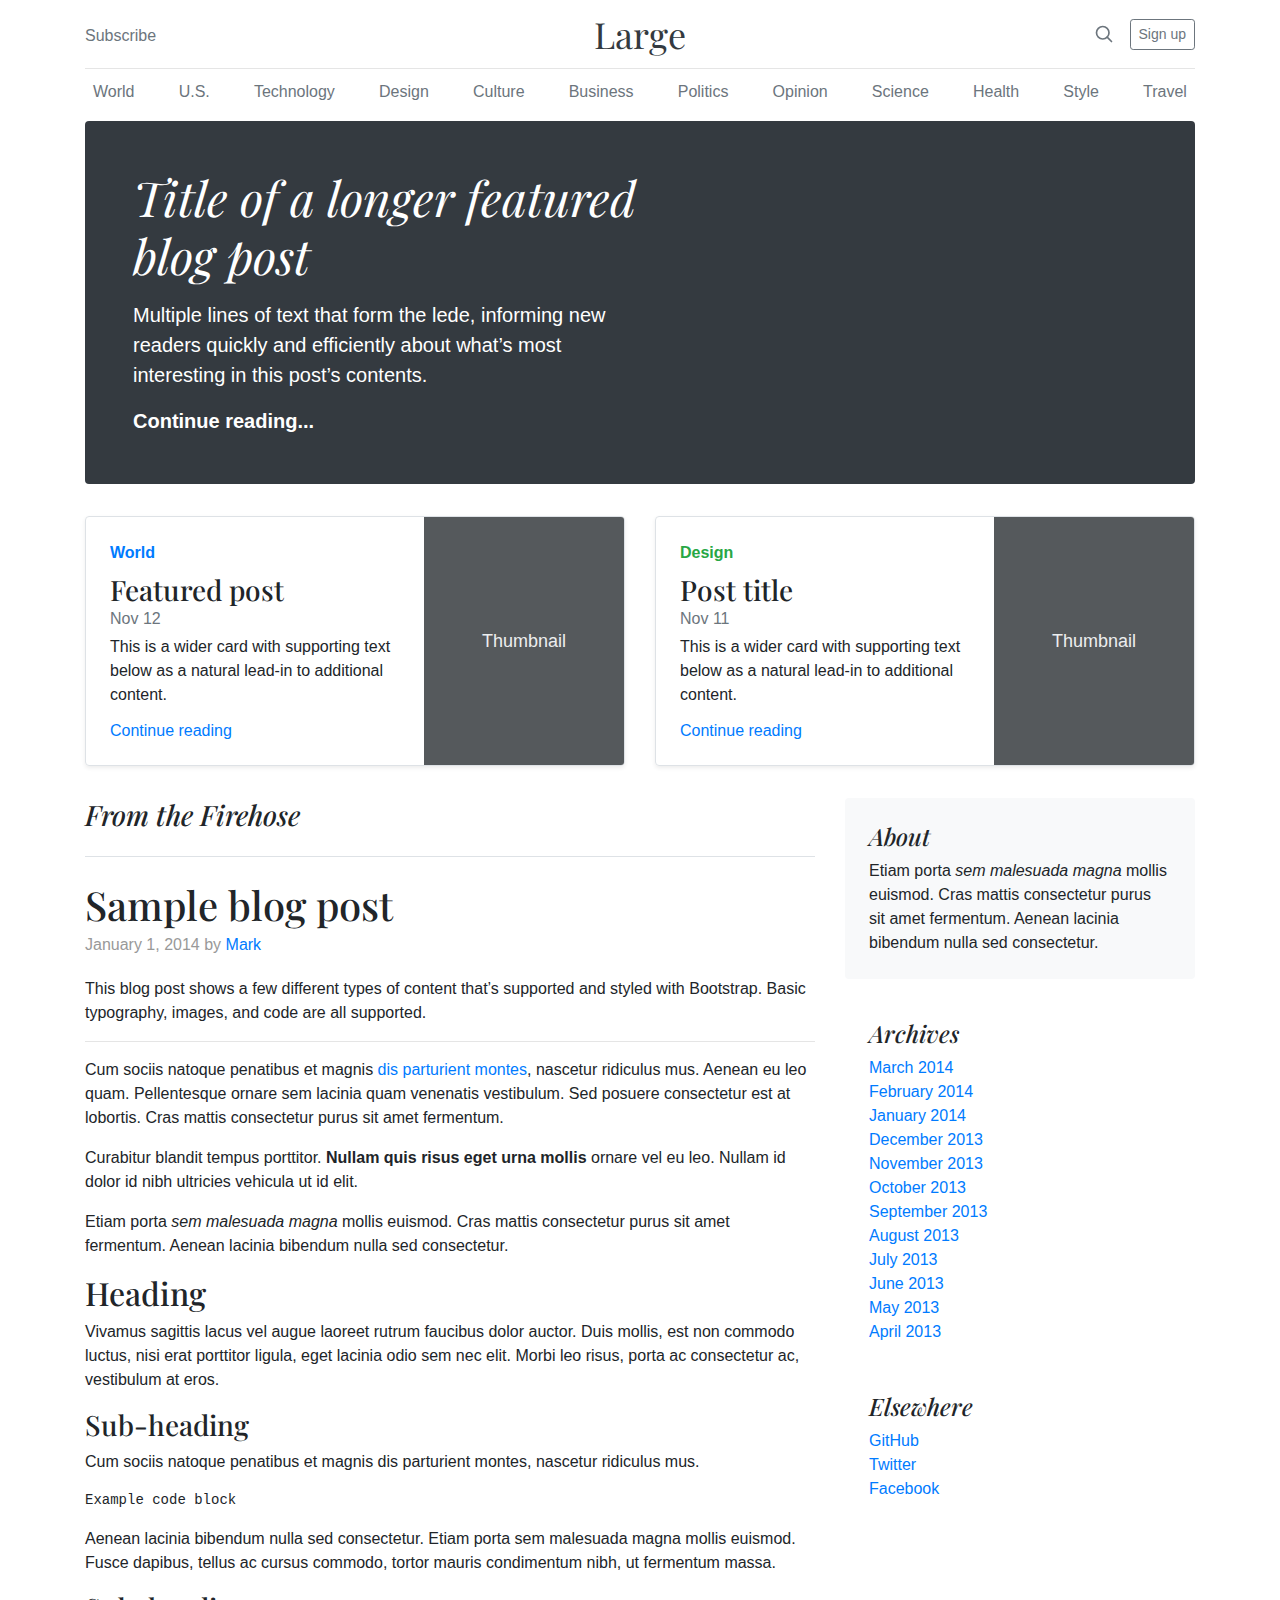
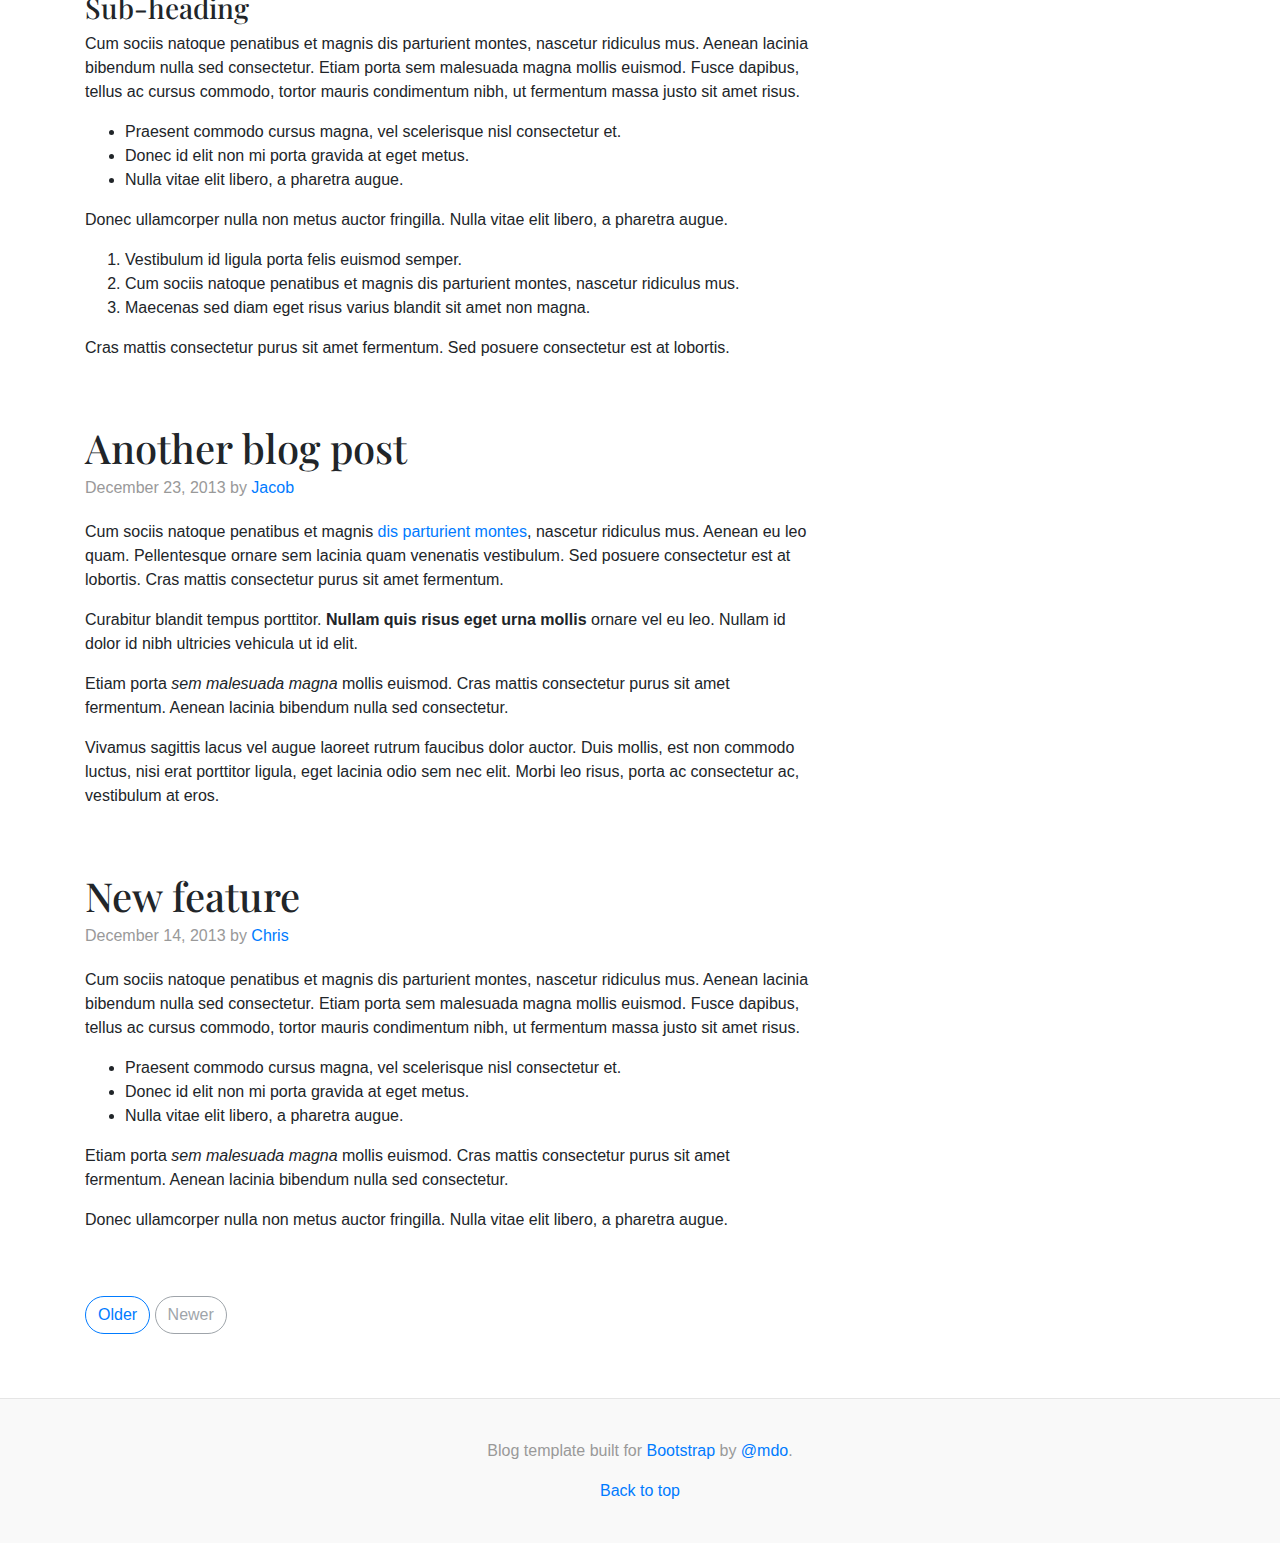
<file: bootstrap-4/blog/index.html>
<!doctype html>
<html lang="en">
  <head>
    <meta charset="utf-8">
    <meta name="viewport" content="width=device-width, initial-scale=1, shrink-to-fit=no">
    <meta name="description" content="">
    <meta name="author" content="Mark Otto, Jacob Thornton, and Bootstrap contributors">
    <meta name="generator" content="Jekyll v4.1.1">
    <title>Blog Template · Bootstrap</title>

    <link rel="canonical" href="https://getbootstrap.com/docs/4.5/examples/blog/">

    <!-- Bootstrap core CSS -->
<link href="../assets/dist/css/bootstrap.min.css" rel="stylesheet">

    <style>
      .bd-placeholder-img {
        font-size: 1.125rem;
        text-anchor: middle;
        -webkit-user-select: none;
        -moz-user-select: none;
        -ms-user-select: none;
        user-select: none;
      }

      @media (min-width: 768px) {
        .bd-placeholder-img-lg {
          font-size: 3.5rem;
        }
      }
    </style>
    <!-- Custom styles for this template -->
    <link href="https://fonts.googleapis.com/css?family=Playfair+Display:700,900" rel="stylesheet">
    <!-- Custom styles for this template -->
    <link href="blog.css" rel="stylesheet">
  </head>
  <body>
    <div class="container">
  <header class="blog-header py-3">
    <div class="row flex-nowrap justify-content-between align-items-center">
      <div class="col-4 pt-1">
        <a class="text-muted" href="#">Subscribe</a>
      </div>
      <div class="col-4 text-center">
        <a class="blog-header-logo text-dark" href="#">Large</a>
      </div>
      <div class="col-4 d-flex justify-content-end align-items-center">
        <a class="text-muted" href="#" aria-label="Search">
          <svg xmlns="http://www.w3.org/2000/svg" width="20" height="20" fill="none" stroke="currentColor" stroke-linecap="round" stroke-linejoin="round" stroke-width="2" class="mx-3" role="img" viewBox="0 0 24 24" focusable="false"><title>Search</title><circle cx="10.5" cy="10.5" r="7.5"/><path d="M21 21l-5.2-5.2"/></svg>
        </a>
        <a class="btn btn-sm btn-outline-secondary" href="#">Sign up</a>
      </div>
    </div>
  </header>

  <div class="nav-scroller py-1 mb-2">
    <nav class="nav d-flex justify-content-between">
      <a class="p-2 text-muted" href="#">World</a>
      <a class="p-2 text-muted" href="#">U.S.</a>
      <a class="p-2 text-muted" href="#">Technology</a>
      <a class="p-2 text-muted" href="#">Design</a>
      <a class="p-2 text-muted" href="#">Culture</a>
      <a class="p-2 text-muted" href="#">Business</a>
      <a class="p-2 text-muted" href="#">Politics</a>
      <a class="p-2 text-muted" href="#">Opinion</a>
      <a class="p-2 text-muted" href="#">Science</a>
      <a class="p-2 text-muted" href="#">Health</a>
      <a class="p-2 text-muted" href="#">Style</a>
      <a class="p-2 text-muted" href="#">Travel</a>
    </nav>
  </div>

  <div class="jumbotron p-4 p-md-5 text-white rounded bg-dark">
    <div class="col-md-6 px-0">
      <h1 class="display-4 font-italic">Title of a longer featured blog post</h1>
      <p class="lead my-3">Multiple lines of text that form the lede, informing new readers quickly and efficiently about what’s most interesting in this post’s contents.</p>
      <p class="lead mb-0"><a href="#" class="text-white font-weight-bold">Continue reading...</a></p>
    </div>
  </div>

  <div class="row mb-2">
    <div class="col-md-6">
      <div class="row no-gutters border rounded overflow-hidden flex-md-row mb-4 shadow-sm h-md-250 position-relative">
        <div class="col p-4 d-flex flex-column position-static">
          <strong class="d-inline-block mb-2 text-primary">World</strong>
          <h3 class="mb-0">Featured post</h3>
          <div class="mb-1 text-muted">Nov 12</div>
          <p class="card-text mb-auto">This is a wider card with supporting text below as a natural lead-in to additional content.</p>
          <a href="#" class="stretched-link">Continue reading</a>
        </div>
        <div class="col-auto d-none d-lg-block">
          <svg class="bd-placeholder-img" width="200" height="250" xmlns="http://www.w3.org/2000/svg" preserveAspectRatio="xMidYMid slice" focusable="false" role="img" aria-label="Placeholder: Thumbnail"><title>Placeholder</title><rect width="100%" height="100%" fill="#55595c"/><text x="50%" y="50%" fill="#eceeef" dy=".3em">Thumbnail</text></svg>
        </div>
      </div>
    </div>
    <div class="col-md-6">
      <div class="row no-gutters border rounded overflow-hidden flex-md-row mb-4 shadow-sm h-md-250 position-relative">
        <div class="col p-4 d-flex flex-column position-static">
          <strong class="d-inline-block mb-2 text-success">Design</strong>
          <h3 class="mb-0">Post title</h3>
          <div class="mb-1 text-muted">Nov 11</div>
          <p class="mb-auto">This is a wider card with supporting text below as a natural lead-in to additional content.</p>
          <a href="#" class="stretched-link">Continue reading</a>
        </div>
        <div class="col-auto d-none d-lg-block">
          <svg class="bd-placeholder-img" width="200" height="250" xmlns="http://www.w3.org/2000/svg" preserveAspectRatio="xMidYMid slice" focusable="false" role="img" aria-label="Placeholder: Thumbnail"><title>Placeholder</title><rect width="100%" height="100%" fill="#55595c"/><text x="50%" y="50%" fill="#eceeef" dy=".3em">Thumbnail</text></svg>
        </div>
      </div>
    </div>
  </div>
</div>

<main role="main" class="container">
  <div class="row">
    <div class="col-md-8 blog-main">
      <h3 class="pb-4 mb-4 font-italic border-bottom">
        From the Firehose
      </h3>

      <div class="blog-post">
        <h2 class="blog-post-title">Sample blog post</h2>
        <p class="blog-post-meta">January 1, 2014 by <a href="#">Mark</a></p>

        <p>This blog post shows a few different types of content that’s supported and styled with Bootstrap. Basic typography, images, and code are all supported.</p>
        <hr>
        <p>Cum sociis natoque penatibus et magnis <a href="#">dis parturient montes</a>, nascetur ridiculus mus. Aenean eu leo quam. Pellentesque ornare sem lacinia quam venenatis vestibulum. Sed posuere consectetur est at lobortis. Cras mattis consectetur purus sit amet fermentum.</p>
        <blockquote>
          <p>Curabitur blandit tempus porttitor. <strong>Nullam quis risus eget urna mollis</strong> ornare vel eu leo. Nullam id dolor id nibh ultricies vehicula ut id elit.</p>
        </blockquote>
        <p>Etiam porta <em>sem malesuada magna</em> mollis euismod. Cras mattis consectetur purus sit amet fermentum. Aenean lacinia bibendum nulla sed consectetur.</p>
        <h2>Heading</h2>
        <p>Vivamus sagittis lacus vel augue laoreet rutrum faucibus dolor auctor. Duis mollis, est non commodo luctus, nisi erat porttitor ligula, eget lacinia odio sem nec elit. Morbi leo risus, porta ac consectetur ac, vestibulum at eros.</p>
        <h3>Sub-heading</h3>
        <p>Cum sociis natoque penatibus et magnis dis parturient montes, nascetur ridiculus mus.</p>
        <pre><code>Example code block</code></pre>
        <p>Aenean lacinia bibendum nulla sed consectetur. Etiam porta sem malesuada magna mollis euismod. Fusce dapibus, tellus ac cursus commodo, tortor mauris condimentum nibh, ut fermentum massa.</p>
        <h3>Sub-heading</h3>
        <p>Cum sociis natoque penatibus et magnis dis parturient montes, nascetur ridiculus mus. Aenean lacinia bibendum nulla sed consectetur. Etiam porta sem malesuada magna mollis euismod. Fusce dapibus, tellus ac cursus commodo, tortor mauris condimentum nibh, ut fermentum massa justo sit amet risus.</p>
        <ul>
          <li>Praesent commodo cursus magna, vel scelerisque nisl consectetur et.</li>
          <li>Donec id elit non mi porta gravida at eget metus.</li>
          <li>Nulla vitae elit libero, a pharetra augue.</li>
        </ul>
        <p>Donec ullamcorper nulla non metus auctor fringilla. Nulla vitae elit libero, a pharetra augue.</p>
        <ol>
          <li>Vestibulum id ligula porta felis euismod semper.</li>
          <li>Cum sociis natoque penatibus et magnis dis parturient montes, nascetur ridiculus mus.</li>
          <li>Maecenas sed diam eget risus varius blandit sit amet non magna.</li>
        </ol>
        <p>Cras mattis consectetur purus sit amet fermentum. Sed posuere consectetur est at lobortis.</p>
      </div><!-- /.blog-post -->

      <div class="blog-post">
        <h2 class="blog-post-title">Another blog post</h2>
        <p class="blog-post-meta">December 23, 2013 by <a href="#">Jacob</a></p>

        <p>Cum sociis natoque penatibus et magnis <a href="#">dis parturient montes</a>, nascetur ridiculus mus. Aenean eu leo quam. Pellentesque ornare sem lacinia quam venenatis vestibulum. Sed posuere consectetur est at lobortis. Cras mattis consectetur purus sit amet fermentum.</p>
        <blockquote>
          <p>Curabitur blandit tempus porttitor. <strong>Nullam quis risus eget urna mollis</strong> ornare vel eu leo. Nullam id dolor id nibh ultricies vehicula ut id elit.</p>
        </blockquote>
        <p>Etiam porta <em>sem malesuada magna</em> mollis euismod. Cras mattis consectetur purus sit amet fermentum. Aenean lacinia bibendum nulla sed consectetur.</p>
        <p>Vivamus sagittis lacus vel augue laoreet rutrum faucibus dolor auctor. Duis mollis, est non commodo luctus, nisi erat porttitor ligula, eget lacinia odio sem nec elit. Morbi leo risus, porta ac consectetur ac, vestibulum at eros.</p>
      </div><!-- /.blog-post -->

      <div class="blog-post">
        <h2 class="blog-post-title">New feature</h2>
        <p class="blog-post-meta">December 14, 2013 by <a href="#">Chris</a></p>

        <p>Cum sociis natoque penatibus et magnis dis parturient montes, nascetur ridiculus mus. Aenean lacinia bibendum nulla sed consectetur. Etiam porta sem malesuada magna mollis euismod. Fusce dapibus, tellus ac cursus commodo, tortor mauris condimentum nibh, ut fermentum massa justo sit amet risus.</p>
        <ul>
          <li>Praesent commodo cursus magna, vel scelerisque nisl consectetur et.</li>
          <li>Donec id elit non mi porta gravida at eget metus.</li>
          <li>Nulla vitae elit libero, a pharetra augue.</li>
        </ul>
        <p>Etiam porta <em>sem malesuada magna</em> mollis euismod. Cras mattis consectetur purus sit amet fermentum. Aenean lacinia bibendum nulla sed consectetur.</p>
        <p>Donec ullamcorper nulla non metus auctor fringilla. Nulla vitae elit libero, a pharetra augue.</p>
      </div><!-- /.blog-post -->

      <nav class="blog-pagination">
        <a class="btn btn-outline-primary" href="#">Older</a>
        <a class="btn btn-outline-secondary disabled" href="#" tabindex="-1" aria-disabled="true">Newer</a>
      </nav>

    </div><!-- /.blog-main -->

    <aside class="col-md-4 blog-sidebar">
      <div class="p-4 mb-3 bg-light rounded">
        <h4 class="font-italic">About</h4>
        <p class="mb-0">Etiam porta <em>sem malesuada magna</em> mollis euismod. Cras mattis consectetur purus sit amet fermentum. Aenean lacinia bibendum nulla sed consectetur.</p>
      </div>

      <div class="p-4">
        <h4 class="font-italic">Archives</h4>
        <ol class="list-unstyled mb-0">
          <li><a href="#">March 2014</a></li>
          <li><a href="#">February 2014</a></li>
          <li><a href="#">January 2014</a></li>
          <li><a href="#">December 2013</a></li>
          <li><a href="#">November 2013</a></li>
          <li><a href="#">October 2013</a></li>
          <li><a href="#">September 2013</a></li>
          <li><a href="#">August 2013</a></li>
          <li><a href="#">July 2013</a></li>
          <li><a href="#">June 2013</a></li>
          <li><a href="#">May 2013</a></li>
          <li><a href="#">April 2013</a></li>
        </ol>
      </div>

      <div class="p-4">
        <h4 class="font-italic">Elsewhere</h4>
        <ol class="list-unstyled">
          <li><a href="#">GitHub</a></li>
          <li><a href="#">Twitter</a></li>
          <li><a href="#">Facebook</a></li>
        </ol>
      </div>
    </aside><!-- /.blog-sidebar -->

  </div><!-- /.row -->

</main><!-- /.container -->

<footer class="blog-footer">
  <p>Blog template built for <a href="https://getbootstrap.com/">Bootstrap</a> by <a href="https://twitter.com/mdo">@mdo</a>.</p>
  <p>
    <a href="#">Back to top</a>
  </p>
</footer>
</body>
</html>
</file>
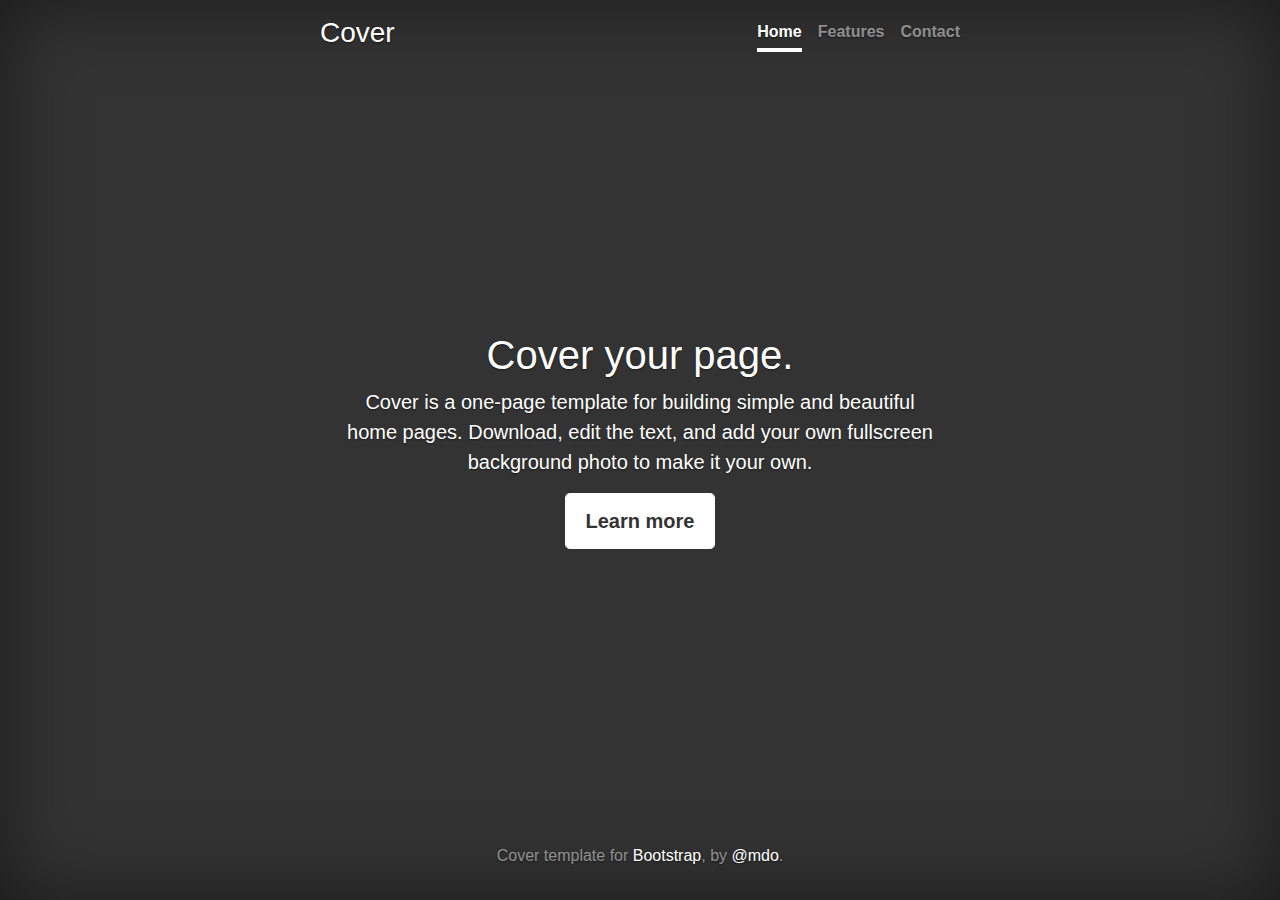
<file: bootstrap-4/cover/index.html>
<!doctype html>
<html lang="en">
  <head>
    <meta charset="utf-8">
    <meta name="viewport" content="width=device-width, initial-scale=1, shrink-to-fit=no">
    <meta name="description" content="">
    <meta name="author" content="Mark Otto, Jacob Thornton, and Bootstrap contributors">
    <meta name="generator" content="Jekyll v4.1.1">
    <title>Cover Template · Bootstrap</title>

    <link rel="canonical" href="https://getbootstrap.com/docs/4.5/examples/cover/">

    <!-- Bootstrap core CSS -->
<link href="../assets/dist/css/bootstrap.min.css" rel="stylesheet">

    <style>
      .bd-placeholder-img {
        font-size: 1.125rem;
        text-anchor: middle;
        -webkit-user-select: none;
        -moz-user-select: none;
        -ms-user-select: none;
        user-select: none;
      }

      @media (min-width: 768px) {
        .bd-placeholder-img-lg {
          font-size: 3.5rem;
        }
      }
    </style>
    <!-- Custom styles for this template -->
    <link href="cover.css" rel="stylesheet">
  </head>
  <body class="text-center">
    <div class="cover-container d-flex w-100 h-100 p-3 mx-auto flex-column">
  <header class="masthead mb-auto">
    <div class="inner">
      <h3 class="masthead-brand">Cover</h3>
      <nav class="nav nav-masthead justify-content-center">
        <a class="nav-link active" href="#">Home</a>
        <a class="nav-link" href="#">Features</a>
        <a class="nav-link" href="#">Contact</a>
      </nav>
    </div>
  </header>

  <main role="main" class="inner cover">
    <h1 class="cover-heading">Cover your page.</h1>
    <p class="lead">Cover is a one-page template for building simple and beautiful home pages. Download, edit the text, and add your own fullscreen background photo to make it your own.</p>
    <p class="lead">
      <a href="#" class="btn btn-lg btn-secondary">Learn more</a>
    </p>
  </main>

  <footer class="mastfoot mt-auto">
    <div class="inner">
      <p>Cover template for <a href="https://getbootstrap.com/">Bootstrap</a>, by <a href="https://twitter.com/mdo">@mdo</a>.</p>
    </div>
  </footer>
</div>
</body>
</html>
</file>
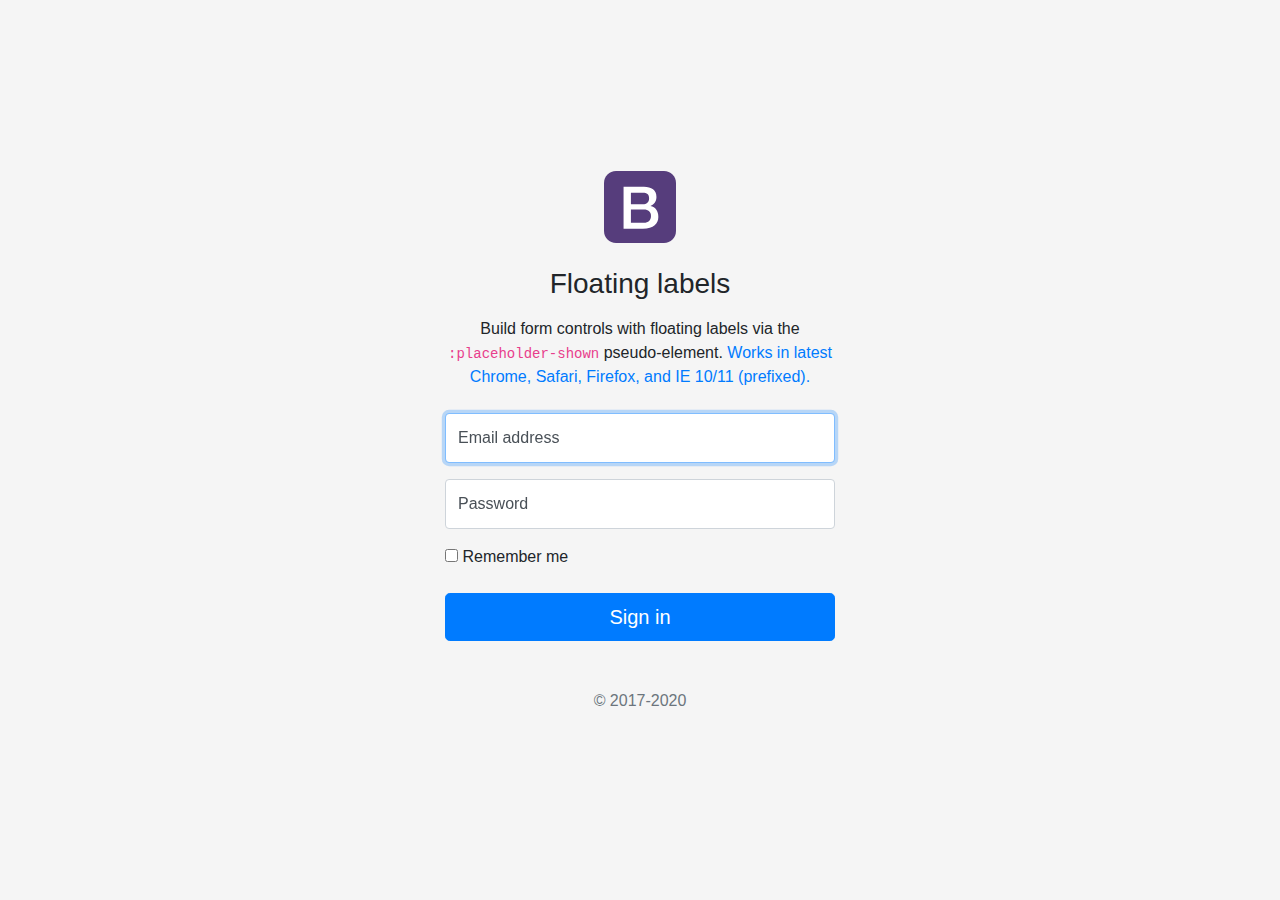
<file: bootstrap-4/floating-labels/index.html>
<!doctype html>
<html lang="en">
  <head>
    <meta charset="utf-8">
    <meta name="viewport" content="width=device-width, initial-scale=1, shrink-to-fit=no">
    <meta name="description" content="">
    <meta name="author" content="Mark Otto, Jacob Thornton, and Bootstrap contributors">
    <meta name="generator" content="Jekyll v4.1.1">
    <title>Floating labels example · Bootstrap</title>

    <link rel="canonical" href="https://getbootstrap.com/docs/4.5/examples/floating-labels/">

    <!-- Bootstrap core CSS -->
<link href="../assets/dist/css/bootstrap.min.css" rel="stylesheet">

    <style>
      .bd-placeholder-img {
        font-size: 1.125rem;
        text-anchor: middle;
        -webkit-user-select: none;
        -moz-user-select: none;
        -ms-user-select: none;
        user-select: none;
      }

      @media (min-width: 768px) {
        .bd-placeholder-img-lg {
          font-size: 3.5rem;
        }
      }
    </style>
    <!-- Custom styles for this template -->
    <link href="floating-labels.css" rel="stylesheet">
  </head>
  <body>
    <form class="form-signin">
  <div class="text-center mb-4">
    <img class="mb-4" src="../assets/brand/bootstrap-solid.svg" alt="" width="72" height="72">
    <h1 class="h3 mb-3 font-weight-normal">Floating labels</h1>
    <p>Build form controls with floating labels via the <code>:placeholder-shown</code> pseudo-element. <a href="https://caniuse.com/#feat=css-placeholder-shown">Works in latest Chrome, Safari, Firefox, and IE 10/11 (prefixed).</a></p>
  </div>

  <div class="form-label-group">
    <input type="email" id="inputEmail" class="form-control" placeholder="Email address" required autofocus>
    <label for="inputEmail">Email address</label>
  </div>

  <div class="form-label-group">
    <input type="password" id="inputPassword" class="form-control" placeholder="Password" required>
    <label for="inputPassword">Password</label>
  </div>

  <div class="checkbox mb-3">
    <label>
      <input type="checkbox" value="remember-me"> Remember me
    </label>
  </div>
  <button class="btn btn-lg btn-primary btn-block" type="submit">Sign in</button>
  <p class="mt-5 mb-3 text-muted text-center">&copy; 2017-2020</p>
</form>
</body>
</html>
</file>
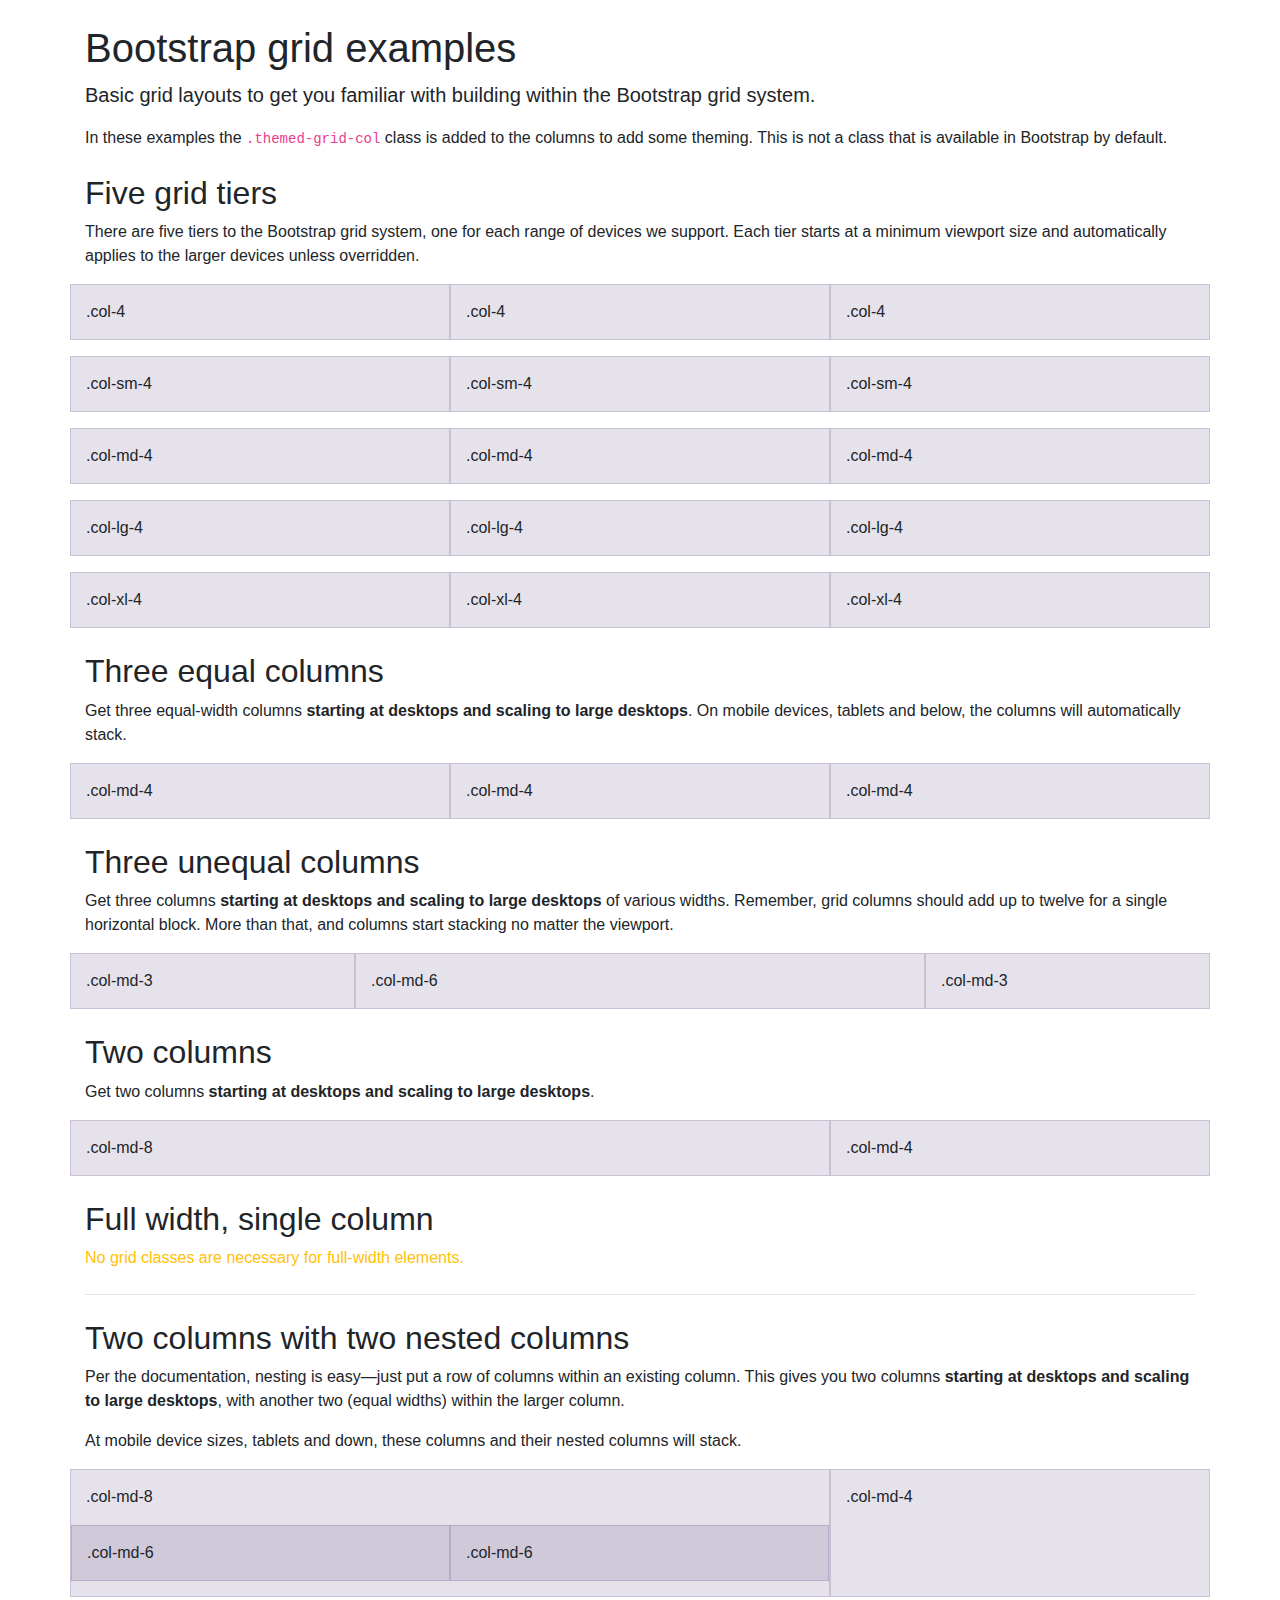
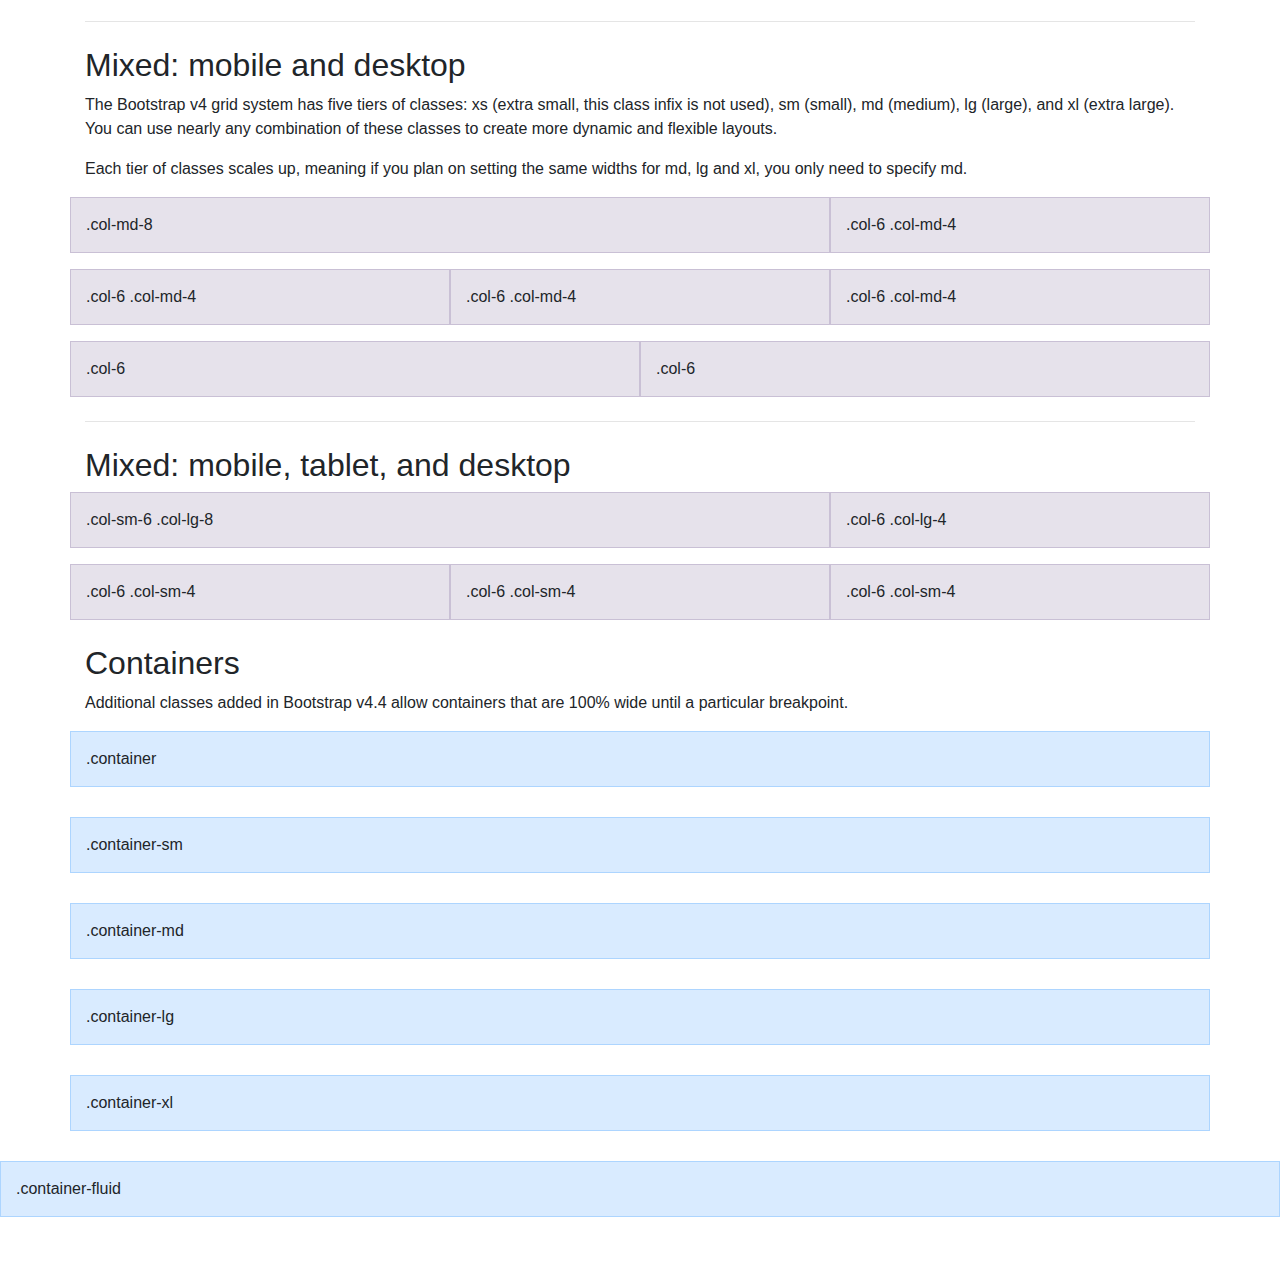
<file: bootstrap-4/grid/index.html>
<!doctype html>
<html lang="en">
  <head>
    <meta charset="utf-8">
    <meta name="viewport" content="width=device-width, initial-scale=1, shrink-to-fit=no">
    <meta name="description" content="">
    <meta name="author" content="Mark Otto, Jacob Thornton, and Bootstrap contributors">
    <meta name="generator" content="Jekyll v4.1.1">
    <title>Grid Template · Bootstrap</title>

    <link rel="canonical" href="https://getbootstrap.com/docs/4.5/examples/grid/">

    <!-- Bootstrap core CSS -->
<link href="../assets/dist/css/bootstrap.min.css" rel="stylesheet">

    <style>
      .bd-placeholder-img {
        font-size: 1.125rem;
        text-anchor: middle;
        -webkit-user-select: none;
        -moz-user-select: none;
        -ms-user-select: none;
        user-select: none;
      }

      @media (min-width: 768px) {
        .bd-placeholder-img-lg {
          font-size: 3.5rem;
        }
      }
    </style>
    <!-- Custom styles for this template -->
    <link href="grid.css" rel="stylesheet">
  </head>
  <body class="py-4">
    <div class="container">

  <h1>Bootstrap grid examples</h1>
  <p class="lead">Basic grid layouts to get you familiar with building within the Bootstrap grid system.</p>
  <p>In these examples the <code>.themed-grid-col</code> class is added to the columns to add some theming. This is not a class that is available in Bootstrap by default.</p>

  <h2 class="mt-4">Five grid tiers</h2>
  <p>There are five tiers to the Bootstrap grid system, one for each range of devices we support. Each tier starts at a minimum viewport size and automatically applies to the larger devices unless overridden.</p>

  <div class="row mb-3">
    <div class="col-4 themed-grid-col">.col-4</div>
    <div class="col-4 themed-grid-col">.col-4</div>
    <div class="col-4 themed-grid-col">.col-4</div>
  </div>

  <div class="row mb-3">
    <div class="col-sm-4 themed-grid-col">.col-sm-4</div>
    <div class="col-sm-4 themed-grid-col">.col-sm-4</div>
    <div class="col-sm-4 themed-grid-col">.col-sm-4</div>
  </div>

  <div class="row mb-3">
    <div class="col-md-4 themed-grid-col">.col-md-4</div>
    <div class="col-md-4 themed-grid-col">.col-md-4</div>
    <div class="col-md-4 themed-grid-col">.col-md-4</div>
  </div>

  <div class="row mb-3">
    <div class="col-lg-4 themed-grid-col">.col-lg-4</div>
    <div class="col-lg-4 themed-grid-col">.col-lg-4</div>
    <div class="col-lg-4 themed-grid-col">.col-lg-4</div>
  </div>

  <div class="row mb-3">
    <div class="col-xl-4 themed-grid-col">.col-xl-4</div>
    <div class="col-xl-4 themed-grid-col">.col-xl-4</div>
    <div class="col-xl-4 themed-grid-col">.col-xl-4</div>
  </div>

  <h2 class="mt-4">Three equal columns</h2>
  <p>Get three equal-width columns <strong>starting at desktops and scaling to large desktops</strong>. On mobile devices, tablets and below, the columns will automatically stack.</p>
  <div class="row mb-3">
    <div class="col-md-4 themed-grid-col">.col-md-4</div>
    <div class="col-md-4 themed-grid-col">.col-md-4</div>
    <div class="col-md-4 themed-grid-col">.col-md-4</div>
  </div>

  <h2 class="mt-4">Three unequal columns</h2>
  <p>Get three columns <strong>starting at desktops and scaling to large desktops</strong> of various widths. Remember, grid columns should add up to twelve for a single horizontal block. More than that, and columns start stacking no matter the viewport.</p>
  <div class="row mb-3">
    <div class="col-md-3 themed-grid-col">.col-md-3</div>
    <div class="col-md-6 themed-grid-col">.col-md-6</div>
    <div class="col-md-3 themed-grid-col">.col-md-3</div>
  </div>

  <h2 class="mt-4">Two columns</h2>
  <p>Get two columns <strong>starting at desktops and scaling to large desktops</strong>.</p>
  <div class="row mb-3">
    <div class="col-md-8 themed-grid-col">.col-md-8</div>
    <div class="col-md-4 themed-grid-col">.col-md-4</div>
  </div>

  <h2 class="mt-4">Full width, single column</h2>
  <p class="text-warning">
    No grid classes are necessary for full-width elements.
  </p>

  <hr class="my-4">

  <h2 class="mt-4">Two columns with two nested columns</h2>
  <p>Per the documentation, nesting is easy—just put a row of columns within an existing column. This gives you two columns <strong>starting at desktops and scaling to large desktops</strong>, with another two (equal widths) within the larger column.</p>
  <p>At mobile device sizes, tablets and down, these columns and their nested columns will stack.</p>
  <div class="row mb-3">
    <div class="col-md-8 themed-grid-col">
      <div class="pb-3">
        .col-md-8
      </div>
      <div class="row">
        <div class="col-md-6 themed-grid-col">.col-md-6</div>
        <div class="col-md-6 themed-grid-col">.col-md-6</div>
      </div>
    </div>
    <div class="col-md-4 themed-grid-col">.col-md-4</div>
  </div>

  <hr class="my-4">

  <h2 class="mt-4">Mixed: mobile and desktop</h2>
  <p>The Bootstrap v4 grid system has five tiers of classes: xs (extra small, this class infix is not used), sm (small), md (medium), lg (large), and xl (extra large). You can use nearly any combination of these classes to create more dynamic and flexible layouts.</p>
  <p>Each tier of classes scales up, meaning if you plan on setting the same widths for md, lg and xl, you only need to specify md.</p>
  <div class="row mb-3">
    <div class="col-md-8 themed-grid-col">.col-md-8</div>
    <div class="col-6 col-md-4 themed-grid-col">.col-6 .col-md-4</div>
  </div>
  <div class="row mb-3">
    <div class="col-6 col-md-4 themed-grid-col">.col-6 .col-md-4</div>
    <div class="col-6 col-md-4 themed-grid-col">.col-6 .col-md-4</div>
    <div class="col-6 col-md-4 themed-grid-col">.col-6 .col-md-4</div>
  </div>
  <div class="row mb-3">
    <div class="col-6 themed-grid-col">.col-6</div>
    <div class="col-6 themed-grid-col">.col-6</div>
  </div>

  <hr class="my-4">

  <h2 class="mt-4">Mixed: mobile, tablet, and desktop</h2>
  <div class="row mb-3">
    <div class="col-sm-6 col-lg-8 themed-grid-col">.col-sm-6 .col-lg-8</div>
    <div class="col-6 col-lg-4 themed-grid-col">.col-6 .col-lg-4</div>
  </div>
  <div class="row mb-3">
    <div class="col-6 col-sm-4 themed-grid-col">.col-6 .col-sm-4</div>
    <div class="col-6 col-sm-4 themed-grid-col">.col-6 .col-sm-4</div>
    <div class="col-6 col-sm-4 themed-grid-col">.col-6 .col-sm-4</div>
  </div>

</div>

<div class="container" id="containers">
  <h2 class="mt-4">Containers</h2>
  <p>Additional classes added in Bootstrap v4.4 allow containers that are 100% wide until a particular breakpoint.</p>
</div>

<div class="container themed-container">.container</div>
<div class="container-sm themed-container">.container-sm</div>
<div class="container-md themed-container">.container-md</div>
<div class="container-lg themed-container">.container-lg</div>
<div class="container-xl themed-container">.container-xl</div>
<div class="container-fluid themed-container">.container-fluid</div>
</body>
</html>
</file>
<file: bootstrap-4/blog/blog.css>
/* stylelint-disable selector-list-comma-newline-after */

.blog-header {
  line-height: 1;
  border-bottom: 1px solid #e5e5e5;
}

.blog-header-logo {
  font-family: "Playfair Display", Georgia, "Times New Roman", serif;
  font-size: 2.25rem;
}

.blog-header-logo:hover {
  text-decoration: none;
}

h1, h2, h3, h4, h5, h6 {
  font-family: "Playfair Display", Georgia, "Times New Roman", serif;
}

.display-4 {
  font-size: 2.5rem;
}
@media (min-width: 768px) {
  .display-4 {
    font-size: 3rem;
  }
}

.nav-scroller {
  position: relative;
  z-index: 2;
  height: 2.75rem;
  overflow-y: hidden;
}

.nav-scroller .nav {
  display: -ms-flexbox;
  display: flex;
  -ms-flex-wrap: nowrap;
  flex-wrap: nowrap;
  padding-bottom: 1rem;
  margin-top: -1px;
  overflow-x: auto;
  text-align: center;
  white-space: nowrap;
  -webkit-overflow-scrolling: touch;
}

.nav-scroller .nav-link {
  padding-top: .75rem;
  padding-bottom: .75rem;
  font-size: .875rem;
}

.card-img-right {
  height: 100%;
  border-radius: 0 3px 3px 0;
}

.flex-auto {
  -ms-flex: 0 0 auto;
  flex: 0 0 auto;
}

.h-250 { height: 250px; }
@media (min-width: 768px) {
  .h-md-250 { height: 250px; }
}

/* Pagination */
.blog-pagination {
  margin-bottom: 4rem;
}
.blog-pagination > .btn {
  border-radius: 2rem;
}

/*
 * Blog posts
 */
.blog-post {
  margin-bottom: 4rem;
}
.blog-post-title {
  margin-bottom: .25rem;
  font-size: 2.5rem;
}
.blog-post-meta {
  margin-bottom: 1.25rem;
  color: #999;
}

/*
 * Footer
 */
.blog-footer {
  padding: 2.5rem 0;
  color: #999;
  text-align: center;
  background-color: #f9f9f9;
  border-top: .05rem solid #e5e5e5;
}
.blog-footer p:last-child {
  margin-bottom: 0;
}
</file>
<file: bootstrap-4/cover/cover.css>
/*
 * Globals
 */

/* Links */
a,
a:focus,
a:hover {
  color: #fff;
}

/* Custom default button */
.btn-secondary,
.btn-secondary:hover,
.btn-secondary:focus {
  color: #333;
  text-shadow: none; /* Prevent inheritance from `body` */
  background-color: #fff;
  border: .05rem solid #fff;
}


/*
 * Base structure
 */

html,
body {
  height: 100%;
  background-color: #333;
}

body {
  display: -ms-flexbox;
  display: flex;
  color: #fff;
  text-shadow: 0 .05rem .1rem rgba(0, 0, 0, .5);
  box-shadow: inset 0 0 5rem rgba(0, 0, 0, .5);
}

.cover-container {
  max-width: 42em;
}


/*
 * Header
 */
.masthead {
  margin-bottom: 2rem;
}

.masthead-brand {
  margin-bottom: 0;
}

.nav-masthead .nav-link {
  padding: .25rem 0;
  font-weight: 700;
  color: rgba(255, 255, 255, .5);
  background-color: transparent;
  border-bottom: .25rem solid transparent;
}

.nav-masthead .nav-link:hover,
.nav-masthead .nav-link:focus {
  border-bottom-color: rgba(255, 255, 255, .25);
}

.nav-masthead .nav-link + .nav-link {
  margin-left: 1rem;
}

.nav-masthead .active {
  color: #fff;
  border-bottom-color: #fff;
}

@media (min-width: 48em) {
  .masthead-brand {
    float: left;
  }
  .nav-masthead {
    float: right;
  }
}


/*
 * Cover
 */
.cover {
  padding: 0 1.5rem;
}
.cover .btn-lg {
  padding: .75rem 1.25rem;
  font-weight: 700;
}


/*
 * Footer
 */
.mastfoot {
  color: rgba(255, 255, 255, .5);
}
</file>
<file: bootstrap-4/floating-labels/floating-labels.css>
html,
body {
  height: 100%;
}

body {
  display: -ms-flexbox;
  display: flex;
  -ms-flex-align: center;
  align-items: center;
  padding-top: 40px;
  padding-bottom: 40px;
  background-color: #f5f5f5;
}

.form-signin {
  width: 100%;
  max-width: 420px;
  padding: 15px;
  margin: auto;
}

.form-label-group {
  position: relative;
  margin-bottom: 1rem;
}

.form-label-group input,
.form-label-group label {
  height: 3.125rem;
  padding: .75rem;
}

.form-label-group label {
  position: absolute;
  top: 0;
  left: 0;
  display: block;
  width: 100%;
  margin-bottom: 0; /* Override default `<label>` margin */
  line-height: 1.5;
  color: #495057;
  pointer-events: none;
  cursor: text; /* Match the input under the label */
  border: 1px solid transparent;
  border-radius: .25rem;
  transition: all .1s ease-in-out;
}

.form-label-group input::-webkit-input-placeholder {
  color: transparent;
}

.form-label-group input::-moz-placeholder {
  color: transparent;
}

.form-label-group input:-ms-input-placeholder {
  color: transparent;
}

.form-label-group input::-ms-input-placeholder {
  color: transparent;
}

.form-label-group input::placeholder {
  color: transparent;
}

.form-label-group input:not(:-moz-placeholder-shown) {
  padding-top: 1.25rem;
  padding-bottom: .25rem;
}

.form-label-group input:not(:-ms-input-placeholder) {
  padding-top: 1.25rem;
  padding-bottom: .25rem;
}

.form-label-group input:not(:placeholder-shown) {
  padding-top: 1.25rem;
  padding-bottom: .25rem;
}

.form-label-group input:not(:-moz-placeholder-shown) ~ label {
  padding-top: .25rem;
  padding-bottom: .25rem;
  font-size: 12px;
  color: #777;
}

.form-label-group input:not(:-ms-input-placeholder) ~ label {
  padding-top: .25rem;
  padding-bottom: .25rem;
  font-size: 12px;
  color: #777;
}

.form-label-group input:not(:placeholder-shown) ~ label {
  padding-top: .25rem;
  padding-bottom: .25rem;
  font-size: 12px;
  color: #777;
}

/* Fallback for Edge
-------------------------------------------------- */
@supports (-ms-ime-align: auto) {
  .form-label-group {
    display: -ms-flexbox;
    display: flex;
    -ms-flex-direction: column-reverse;
    flex-direction: column-reverse;
  }

  .form-label-group label {
    position: static;
  }

  .form-label-group input::-ms-input-placeholder {
    color: #777;
  }
}
</file>
<file: bootstrap-4/grid/grid.css>
.themed-grid-col {
  padding-top: 15px;
  padding-bottom: 15px;
  background-color: rgba(86, 61, 124, .15);
  border: 1px solid rgba(86, 61, 124, .2);
}

.themed-container {
  padding: 15px;
  margin-bottom: 30px;
  background-color: rgba(0, 123, 255, .15);
  border: 1px solid rgba(0, 123, 255, .2);
}
</file>
